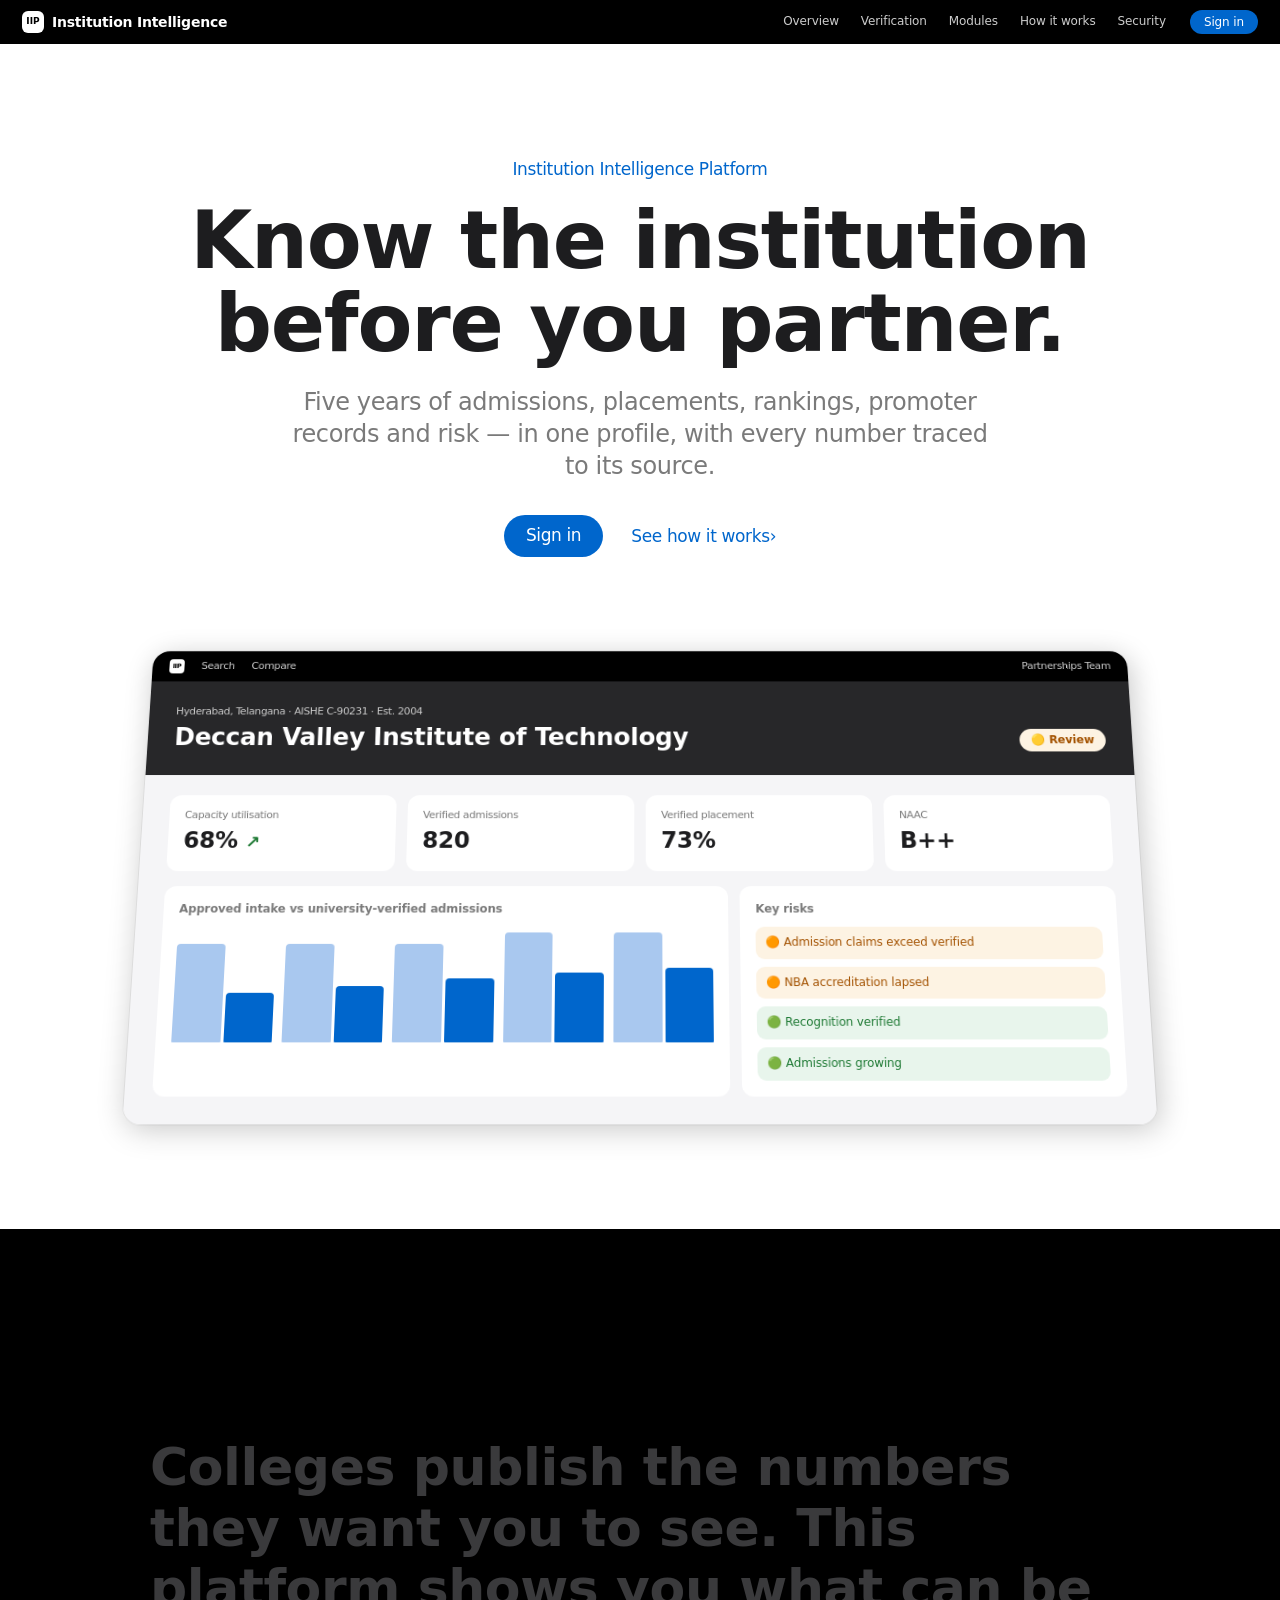
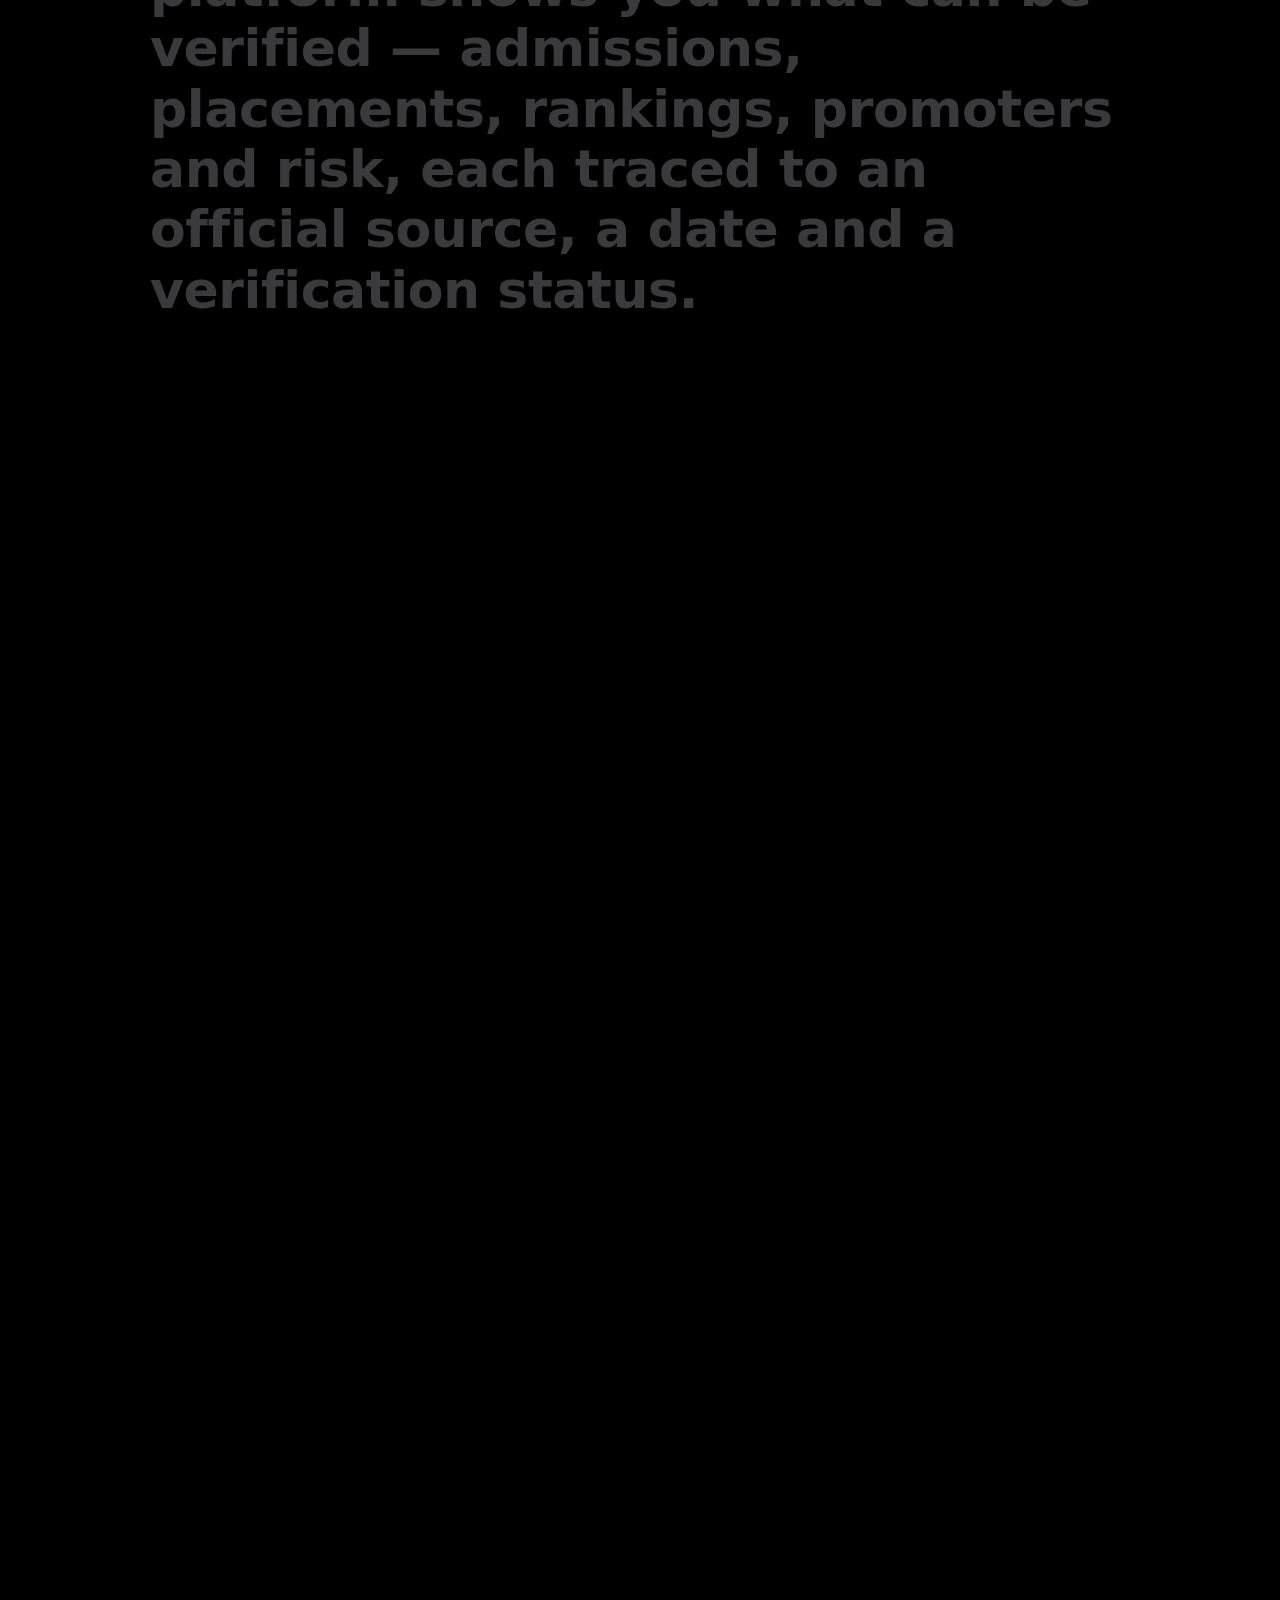
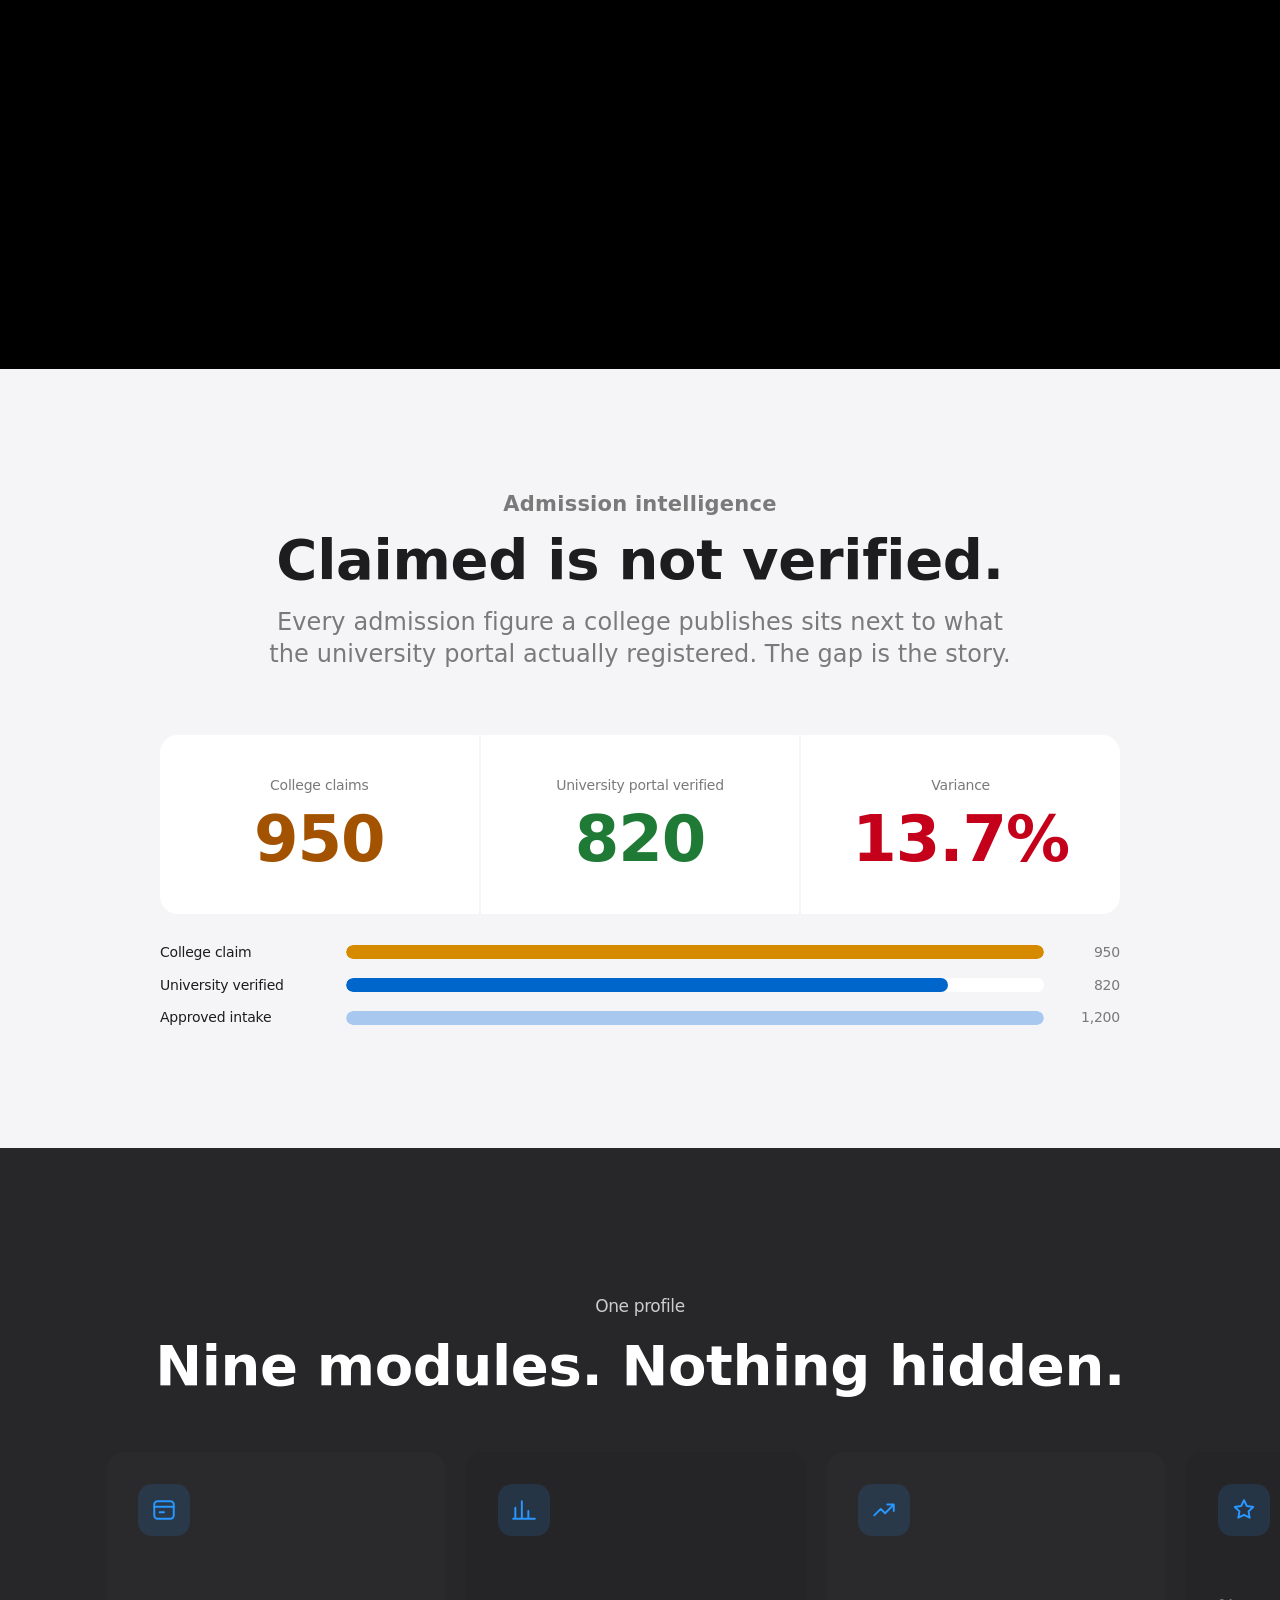
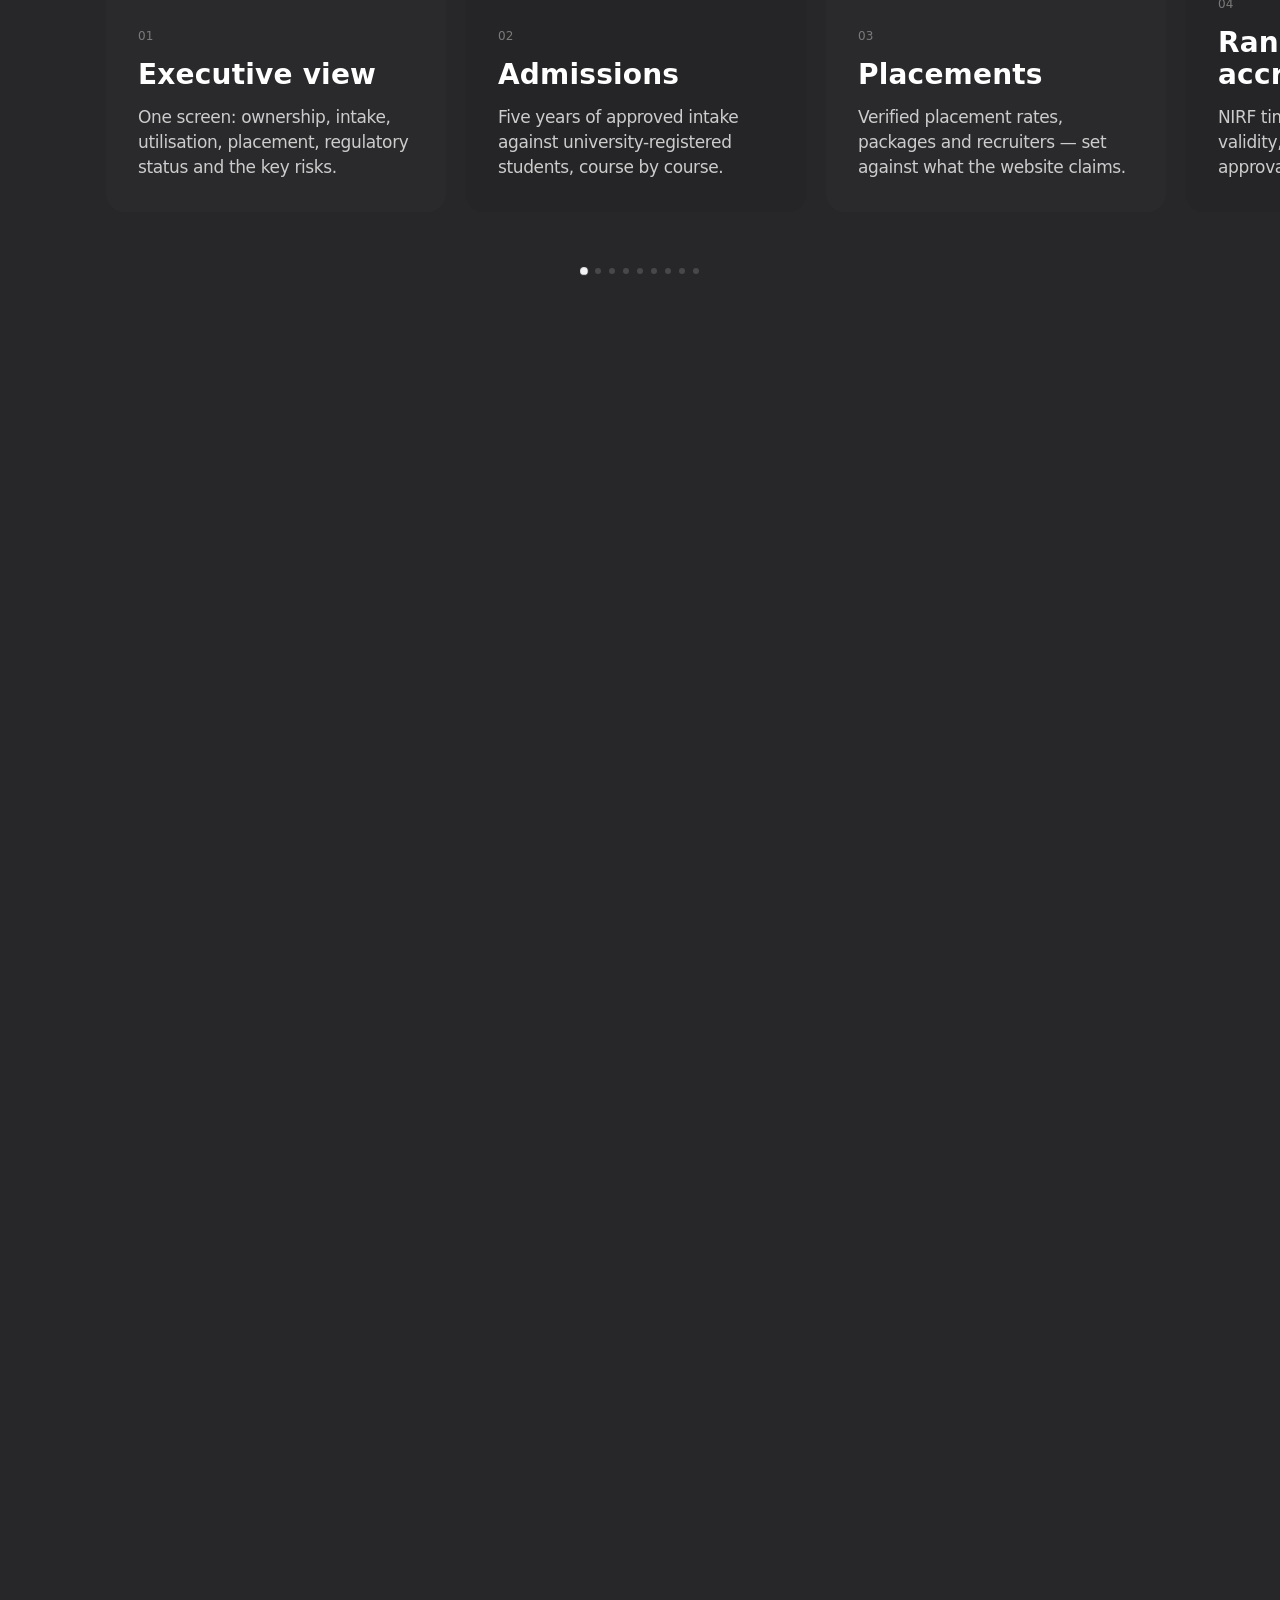
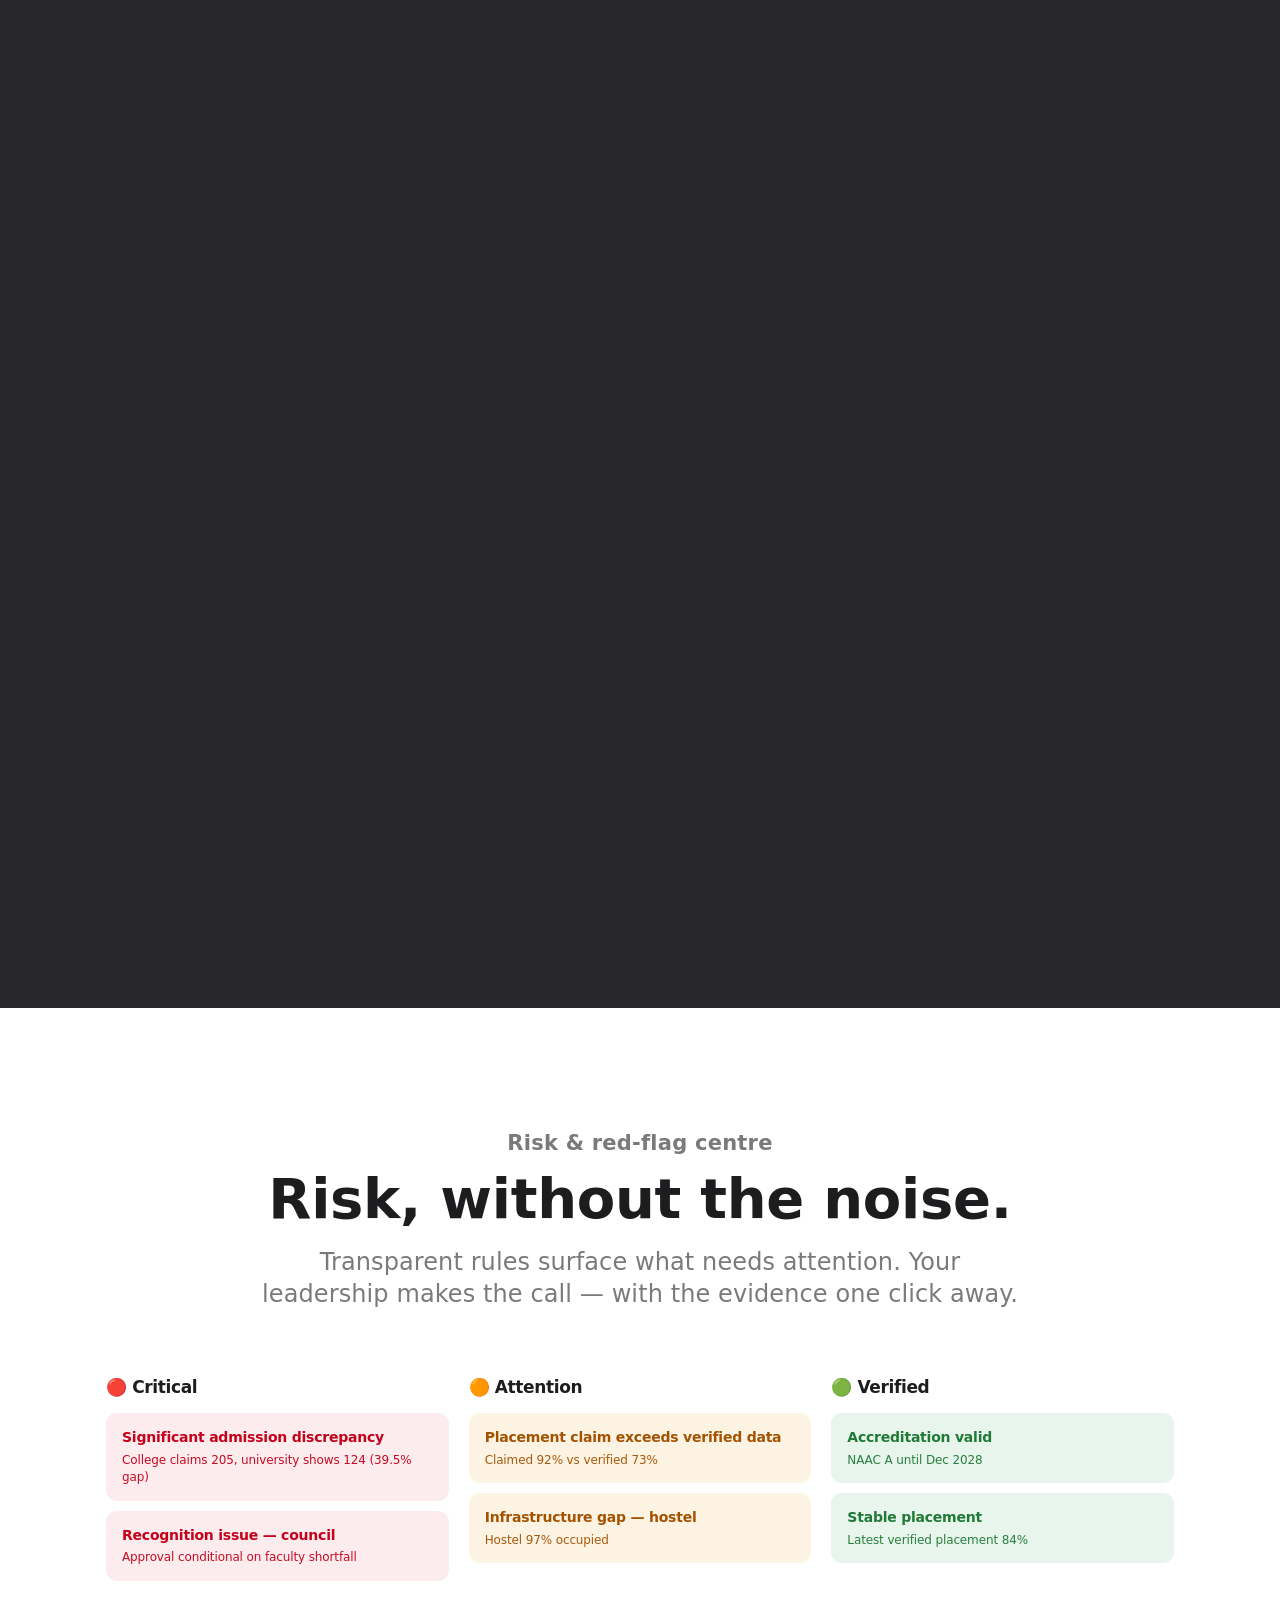
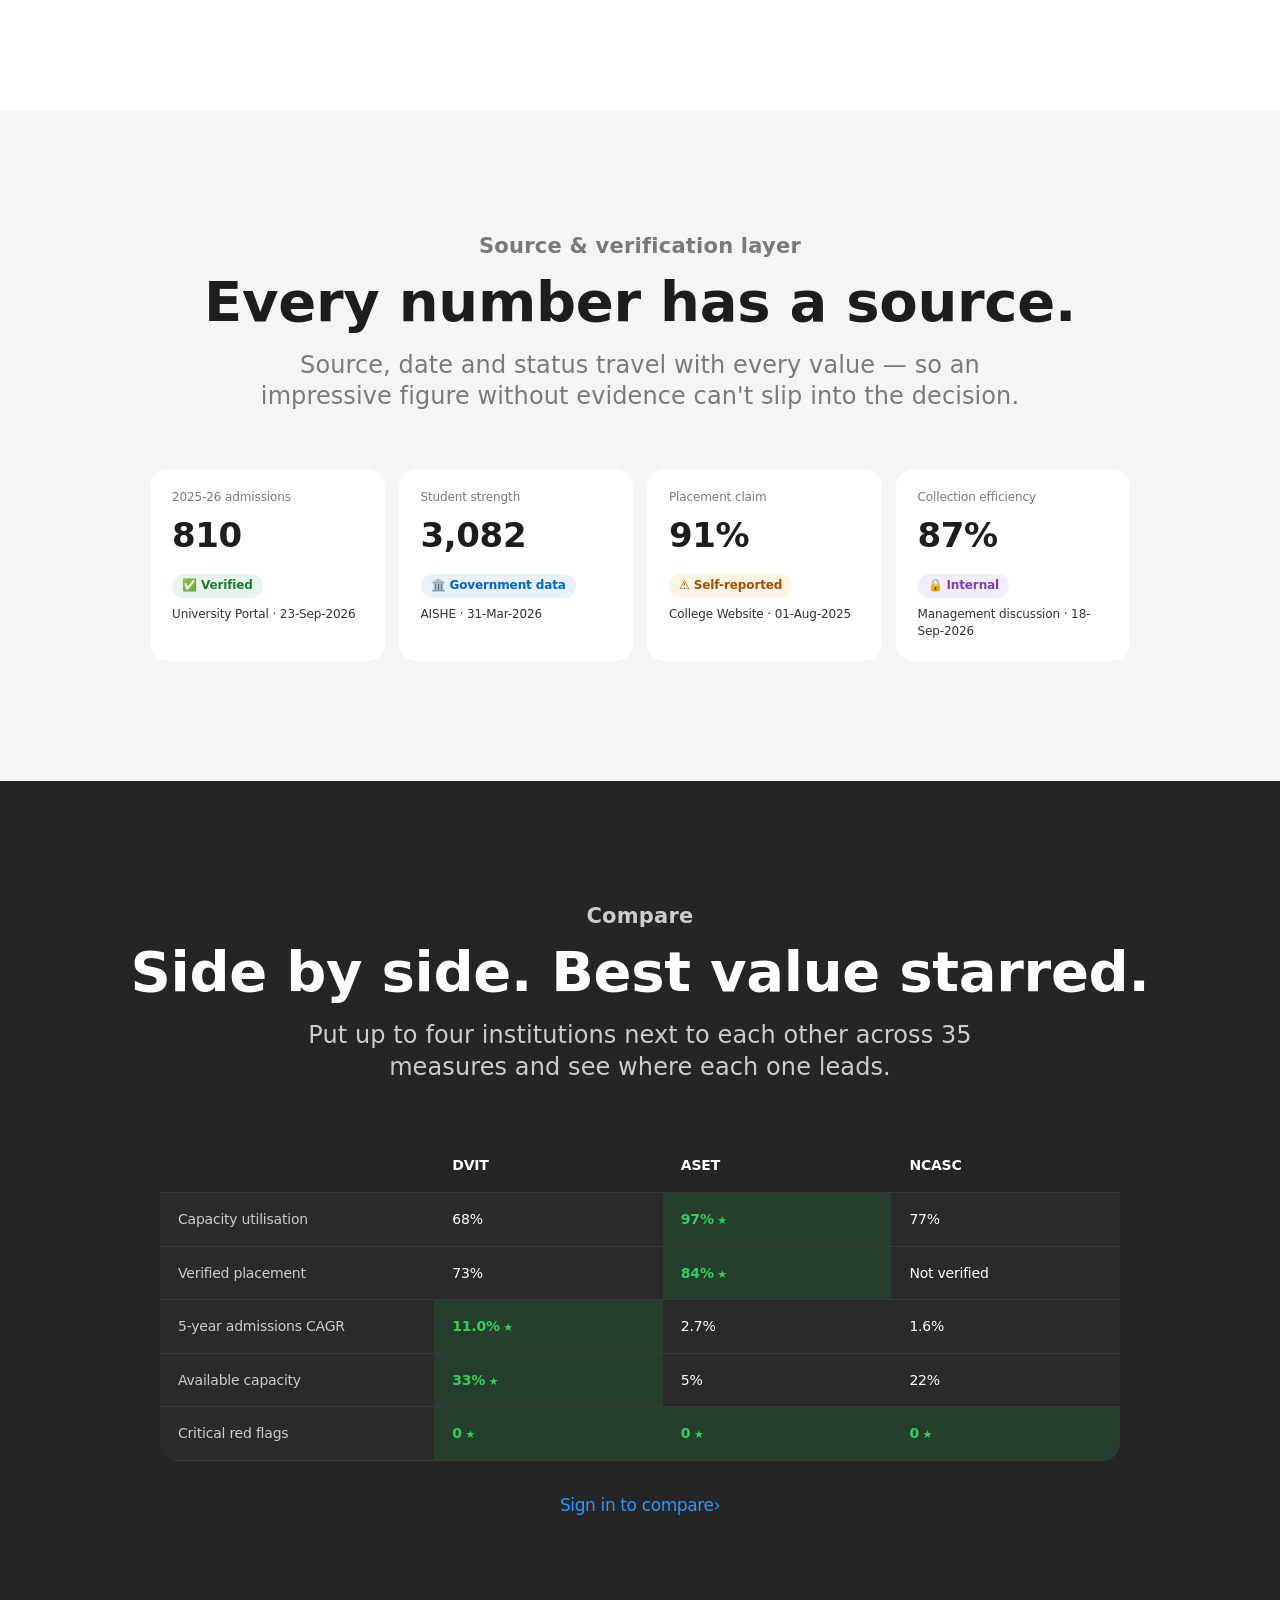
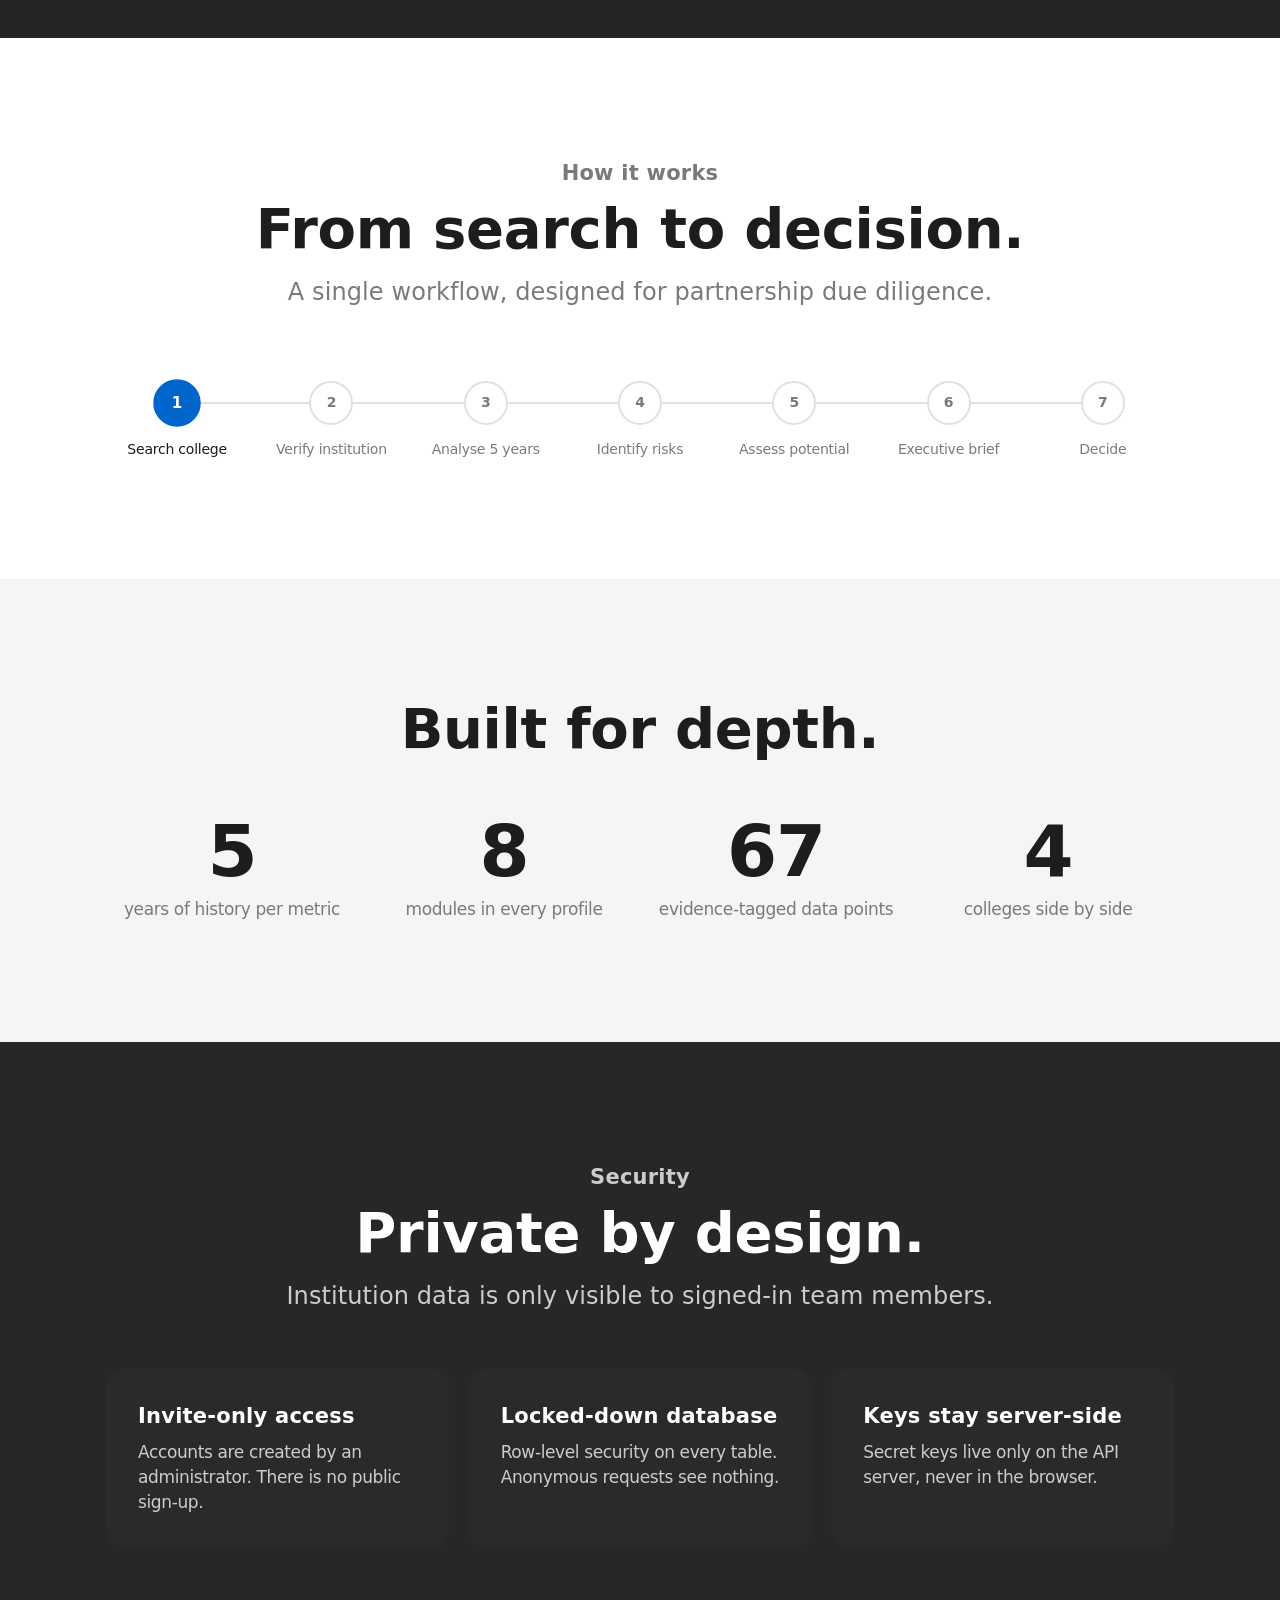
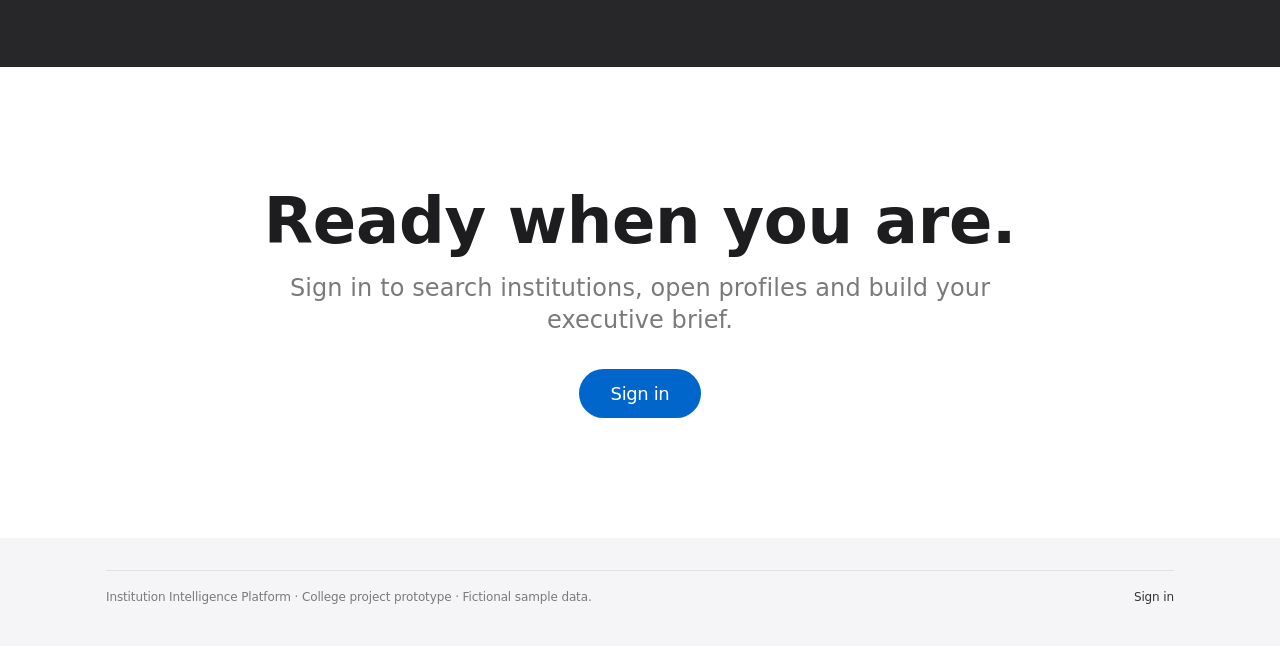
<file: frontend/index.html>
<!DOCTYPE html>
<html lang="en">
<head>
  <meta charset="UTF-8">
  <meta name="viewport" content="width=device-width, initial-scale=1.0">
  <title>Institution Intelligence — Know the institution before you partner</title>
  <meta name="description" content="Due-diligence platform for institution partnerships: five years of admissions, placements, rankings, promoter records and risk — every number traced to its source.">
  <link rel="preconnect" href="https://fonts.googleapis.com">
  <link href="https://fonts.googleapis.com/css2?family=Inter:wght@300;400;600;700&display=swap" rel="stylesheet">
  <link rel="stylesheet" href="css/styles.css">
  <link rel="stylesheet" href="css/motion.css">
  <link rel="stylesheet" href="css/landing.css">
</head>
<body class="landing">
  <header class="topbar" id="nav">
    <a class="logo" href="index.html">
      <span class="logo-mark">IIP</span>
      <span>Institution Intelligence</span>
    </a>
    <nav class="topnav" aria-label="Sections">
      <a href="#what">Overview</a>
      <a href="#verify">Verification</a>
      <a href="#modules">Modules</a>
      <a href="#how">How it works</a>
      <a href="#trust">Security</a>
    </nav>
    <div class="nav-cta">
      <a class="btn btn-sm" id="navCta" href="login.html">Sign in</a>
    </div>
  </header>
  <div class="scroll-progress" aria-hidden="true"><i id="progressBar"></i></div>

  <main>
    <!-- 1 · Hero -->
    <section class="l-hero">
      <p class="eyebrow hero-fade" style="--fd:.05s">Institution Intelligence Platform</p>
      <h1 class="hero-title" data-split>Know the institution before you partner.</h1>
      <p class="l-section lead hero-fade" style="--fd:.8s;padding:0;margin:22px auto 0;max-width:720px;font-family:var(--font-display);font-size:24px;line-height:1.33;color:var(--ink-48)">
        Five years of admissions, placements, rankings, promoter records and risk — in one profile, with every number traced to its source.
      </p>
      <div class="cta-row hero-fade" style="--fd:1s">
        <a class="btn" href="login.html" data-cta>Sign in</a>
        <a class="text-cta" href="#what">See how it works</a>
      </div>

      <div class="device-stage" aria-hidden="true">
        <div class="device" id="device">
          <div class="dv-bar"><span class="dv-logo">IIP</span><span>Search</span><span>Compare</span><span class="dv-user">Partnerships Team</span></div>
          <div class="dv-hero">
            <div><small>Hyderabad, Telangana · AISHE C-90231 · Est. 2004</small><b>Deccan Valley Institute of Technology</b></div>
            <span class="pill amber">🟡 Review</span>
          </div>
          <div class="dv-body">
            <div class="dv-kpis">
              <div class="dv-kpi"><span>Capacity utilisation</span><b>68% <span class="trend up" style="display:inline;font-size:18px">↗</span></b></div>
              <div class="dv-kpi"><span>Verified admissions</span><b>820</b></div>
              <div class="dv-kpi"><span>Verified placement</span><b>73%</b></div>
              <div class="dv-kpi"><span>NAAC</span><b>B++</b></div>
            </div>
            <div class="dv-grid">
              <div class="dv-card">
                <h5>Approved intake vs university-verified admissions</h5>
                <div class="dv-bars">
                  <div class="col" style="--ci:0"><i style="--h:90%"></i><i style="--h:45%"></i></div>
                  <div class="col" style="--ci:1"><i style="--h:90%"></i><i style="--h:51%"></i></div>
                  <div class="col" style="--ci:2"><i style="--h:90%"></i><i style="--h:58%"></i></div>
                  <div class="col" style="--ci:3"><i style="--h:100%"></i><i style="--h:63%"></i></div>
                  <div class="col" style="--ci:4"><i style="--h:100%"></i><i style="--h:68%"></i></div>
                </div>
              </div>
              <div class="dv-card">
                <h5>Key risks</h5>
                <div class="dv-flags">
                  <span class="flag attention" style="--fi:0;margin:0">🟠 Admission claims exceed verified</span>
                  <span class="flag attention" style="--fi:1;margin:0">🟠 NBA accreditation lapsed</span>
                  <span class="flag ok" style="--fi:2;margin:0">🟢 Recognition verified</span>
                  <span class="flag ok" style="--fi:3;margin:0">🟢 Admissions growing</span>
                </div>
              </div>
            </div>
          </div>
        </div>
      </div>
    </section>

    <!-- 2 · Statement -->
    <section class="l-statement tile-dark" id="what">
      <div class="sticky">
        <p class="highlight-text" id="statement">Colleges publish the numbers they want you to see. <span class="accent">This platform shows you what can be verified</span> — admissions, placements, rankings, promoters and risk, each traced to an official source, a date and a verification status.</p>
      </div>
    </section>

    <!-- 3 · Claimed vs verified -->
    <section class="l-section tile-parchment" id="verify">
      <p class="eyebrow" data-reveal>Admission intelligence</p>
      <h2 data-reveal>Claimed is not verified.</h2>
      <p class="lead" data-reveal>Every admission figure a college publishes sits next to what the university portal actually registered. The gap is the story.</p>

      <div class="versus" data-reveal="scale">
        <div class="claim"><small>College claims</small><b data-count="950">0</b></div>
        <div class="verified"><small>University portal verified</small><b data-count="820">0</b></div>
        <div class="gap"><small>Variance</small><b data-count="13.7" data-decimals="1" data-suffix="%">0</b></div>
      </div>
      <div class="compare-bars" data-reveal>
        <div class="row"><span>College claim</span><span class="track"><span class="fill" style="--w:100%;background:var(--c4)"></span></span><span>950</span></div>
        <div class="row"><span>University verified</span><span class="track"><span class="fill" style="--w:86.3%;background:var(--c1);--d:.45s"></span></span><span>820</span></div>
        <div class="row"><span>Approved intake</span><span class="track"><span class="fill" style="--w:100%;background:var(--c2);--d:.7s"></span></span><span>1,200</span></div>
      </div>
    </section>

    <!-- 4 · Modules gallery -->
    <section class="l-gallery tile-dark" id="modules">
      <div class="sticky">
        <div class="gallery-head">
          <p class="eyebrow">One profile</p>
          <h2 style="font-size:56px;line-height:1.07">Nine modules. Nothing hidden.</h2>
        </div>
        <div class="gallery-track" id="galleryTrack">
          <article class="module-card"><div class="glyph"><svg viewBox="0 0 24 24"><rect x="3" y="4" width="18" height="16" rx="3"/><path d="M3 9h18M8 14h4"/></svg></div><span class="num">01</span><h3>Executive view</h3><p>One screen: ownership, intake, utilisation, placement, regulatory status and the key risks.</p></article>
          <article class="module-card"><div class="glyph"><svg viewBox="0 0 24 24"><path d="M4 20V10M10 20V4M16 20v-7M22 20H2"/></svg></div><span class="num">02</span><h3>Admissions</h3><p>Five years of approved intake against university-registered students, course by course.</p></article>
          <article class="module-card"><div class="glyph"><svg viewBox="0 0 24 24"><path d="M3 17l6-6 4 4 8-8M15 7h6v6"/></svg></div><span class="num">03</span><h3>Placements</h3><p>Verified placement rates, packages and recruiters — set against what the website claims.</p></article>
          <article class="module-card"><div class="glyph"><svg viewBox="0 0 24 24"><path d="M12 3l2.6 5.3 5.9.9-4.3 4.1 1 5.8L12 16.4 6.8 19.1l1-5.8L3.5 9.2l5.9-.9z"/></svg></div><span class="num">04</span><h3>Rankings &amp; accreditation</h3><p>NIRF timelines, NAAC and NBA validity, UGC and council approvals, affiliation.</p></article>
          <article class="module-card"><div class="glyph"><svg viewBox="0 0 24 24"><circle cx="12" cy="8" r="4"/><path d="M4 21c1.5-4 4.5-6 8-6s6.5 2 8 6"/></svg></div><span class="num">05</span><h3>Promoter profile</h3><p>Trusts, board, related entities and legal records — each labelled by its exact legal stage.</p></article>
          <article class="module-card"><div class="glyph"><svg viewBox="0 0 24 24"><path d="M3 21h18M5 21V8l7-5 7 5v13M9 21v-6h6v6"/></svg></div><span class="num">06</span><h3>Campus health</h3><p>Faculty ratio, pass rates, dropouts, labs, library and hostel occupancy.</p></article>
          <article class="module-card"><div class="glyph"><svg viewBox="0 0 24 24"><path d="M12 2v20M17 6.5C17 4.6 14.8 3 12 3S7 4.6 7 6.5 9.2 10 12 10s5 1.6 5 3.5S14.8 17 12 17s-5-1.6-5-3.5"/></svg></div><span class="num">07</span><h3>Commercial</h3><p>Fees, collection efficiency, available capacity and the revenue headroom a partnership could unlock.</p></article>
          <article class="module-card"><div class="glyph"><svg viewBox="0 0 24 24"><path d="M12 3l10 18H2L12 3zM12 10v5M12 18h.01"/></svg></div><span class="num">08</span><h3>Risk centre</h3><p>Rule-based red flags with the evidence behind each one. No black-box score.</p></article>
          <article class="module-card"><div class="glyph"><svg viewBox="0 0 24 24"><circle cx="11" cy="11" r="7"/><path d="M20 20l-4-4M8 11l2 2 4-4"/></svg></div><span class="num">09</span><h3>Sources</h3><p>Every value with its source, capture date and verification status — filterable and auditable.</p></article>
        </div>
        <div class="gallery-dots" id="galleryDots"></div>
      </div>
    </section>

    <!-- 5 · Risk -->
    <section class="l-section tile-light">
      <p class="eyebrow" data-reveal>Risk &amp; red-flag centre</p>
      <h2 data-reveal>Risk, without the noise.</h2>
      <p class="lead" data-reveal>Transparent rules surface what needs attention. Your leadership makes the call — with the evidence one click away.</p>
      <div class="risk-demo">
        <div><h4 data-reveal>🔴 Critical</h4>
          <div class="flag critical" data-reveal><b>Significant admission discrepancy</b><p>College claims 205, university shows 124 (39.5% gap)</p></div>
          <div class="flag critical" data-reveal><b>Recognition issue — council</b><p>Approval conditional on faculty shortfall</p></div></div>
        <div><h4 data-reveal>🟠 Attention</h4>
          <div class="flag attention" data-reveal><b>Placement claim exceeds verified data</b><p>Claimed 92% vs verified 73%</p></div>
          <div class="flag attention" data-reveal><b>Infrastructure gap — hostel</b><p>Hostel 97% occupied</p></div></div>
        <div><h4 data-reveal>🟢 Verified</h4>
          <div class="flag ok" data-reveal><b>Accreditation valid</b><p>NAAC A until Dec 2028</p></div>
          <div class="flag ok" data-reveal><b>Stable placement</b><p>Latest verified placement 84%</p></div></div>
      </div>
    </section>

    <!-- 6 · Sources -->
    <section class="l-section tile-parchment">
      <p class="eyebrow" data-reveal>Source &amp; verification layer</p>
      <h2 data-reveal>Every number has a source.</h2>
      <p class="lead" data-reveal>Source, date and status travel with every value — so an impressive figure without evidence can't slip into the decision.</p>
      <div class="evidence-wall">
        <div class="evidence-chip" data-reveal><small>2025-26 admissions</small><b data-count="820">0</b><span class="badge st-verified">✅ Verified</span><div class="src">University Portal · 23-Sep-2026</div></div>
        <div class="evidence-chip" data-reveal><small>Student strength</small><b data-count="3120">0</b><span class="badge st-govt">🏛️ Government data</span><div class="src">AISHE · 31-Mar-2026</div></div>
        <div class="evidence-chip" data-reveal><small>Placement claim</small><b data-count="92" data-suffix="%">0</b><span class="badge st-self">⚠️ Self-reported</span><div class="src">College Website · 01-Aug-2025</div></div>
        <div class="evidence-chip" data-reveal><small>Collection efficiency</small><b data-count="88" data-suffix="%">0</b><span class="badge st-internal">🔒 Internal</span><div class="src">Management discussion · 18-Sep-2026</div></div>
      </div>
    </section>

    <!-- 7 · Compare -->
    <section class="l-section tile-dark" style="background:var(--tile-3)">
      <p class="eyebrow" data-reveal>Compare</p>
      <h2 data-reveal>Side by side. Best value starred.</h2>
      <p class="lead" data-reveal>Put up to four institutions next to each other across 35 measures and see where each one leads.</p>
      <div class="cmp-demo" id="cmpDemo">
        <div class="h">&nbsp;</div><div class="h">DVIT</div><div class="h">ASET</div><div class="h">NCASC</div>
        <div class="lbl">Capacity utilisation</div><div>68%</div><div class="best">97%</div><div>77%</div>
        <div class="lbl">Verified placement</div><div>73%</div><div class="best">84%</div><div>Not verified</div>
        <div class="lbl">5-year admissions CAGR</div><div class="best">11.0%</div><div>2.7%</div><div>1.6%</div>
        <div class="lbl">Available capacity</div><div class="best">33%</div><div>5%</div><div>22%</div>
        <div class="lbl">Critical red flags</div><div class="best">0</div><div class="best">0</div><div class="best">0</div>
      </div>
      <div class="cta-row"><a class="text-cta" href="login.html">Sign in to compare</a></div>
    </section>

    <!-- 8 · How it works -->
    <section class="l-section tile-light" id="how">
      <p class="eyebrow" data-reveal>How it works</p>
      <h2 data-reveal>From search to decision.</h2>
      <p class="lead" data-reveal>A single workflow, designed for partnership due diligence.</p>
      <div class="steps" id="steps">
        <span class="progress"></span>
        <div class="step"><i>1</i>Search college</div>
        <div class="step"><i>2</i>Verify institution</div>
        <div class="step"><i>3</i>Analyse 5 years</div>
        <div class="step"><i>4</i>Identify risks</div>
        <div class="step"><i>5</i>Assess potential</div>
        <div class="step"><i>6</i>Executive brief</div>
        <div class="step"><i>7</i>Decide</div>
      </div>
    </section>

    <!-- 9 · Stats -->
    <section class="l-section tile-parchment">
      <h2 data-reveal>Built for depth.</h2>
      <div class="stats-row">
        <div class="stat" data-reveal><b data-count="5">0</b><span>years of history per metric</span></div>
        <div class="stat" data-reveal><b data-count="9">0</b><span>modules in every profile</span></div>
        <div class="stat" data-reveal><b data-count="74">0</b><span>evidence-tagged data points</span></div>
        <div class="stat" data-reveal><b data-count="4">0</b><span>colleges side by side</span></div>
      </div>
    </section>

    <!-- 10 · Trust -->
    <section class="l-section tile-dark" id="trust">
      <p class="eyebrow" data-reveal>Security</p>
      <h2 data-reveal>Private by design.</h2>
      <p class="lead" data-reveal>Institution data is only visible to signed-in team members.</p>
      <div class="trust-grid">
        <div data-reveal><h4>Invite-only access</h4><p>Accounts are created by an administrator. There is no public sign-up.</p></div>
        <div data-reveal><h4>Locked-down database</h4><p>Row-level security on every table. Anonymous requests see nothing.</p></div>
        <div data-reveal><h4>Keys stay server-side</h4><p>Secret keys live only on the API server, never in the browser.</p></div>
      </div>
    </section>

    <!-- 11 · Final CTA -->
    <section class="l-section tile-light l-final">
      <h2 data-reveal>Ready when you are.</h2>
      <p class="lead" data-reveal>Sign in to search institutions, open profiles and build your executive brief.</p>
      <div class="cta-row" data-reveal><a class="btn" href="login.html" data-cta>Sign in</a></div>
    </section>
  </main>

  <footer class="landing-footer">
    <div class="l-inner">
      <span>Institution Intelligence Platform · College project prototype · Fictional sample data.</span>
      <span><a href="login.html">Sign in</a></span>
    </div>
  </footer>

  <script src="js/config.js"></script>
  <script src="js/utils.js"></script>
  <script src="js/auth.js"></script>
  <script src="js/motion.js"></script>
  <script src="js/landing.js"></script>
</body>
</html>
</file>
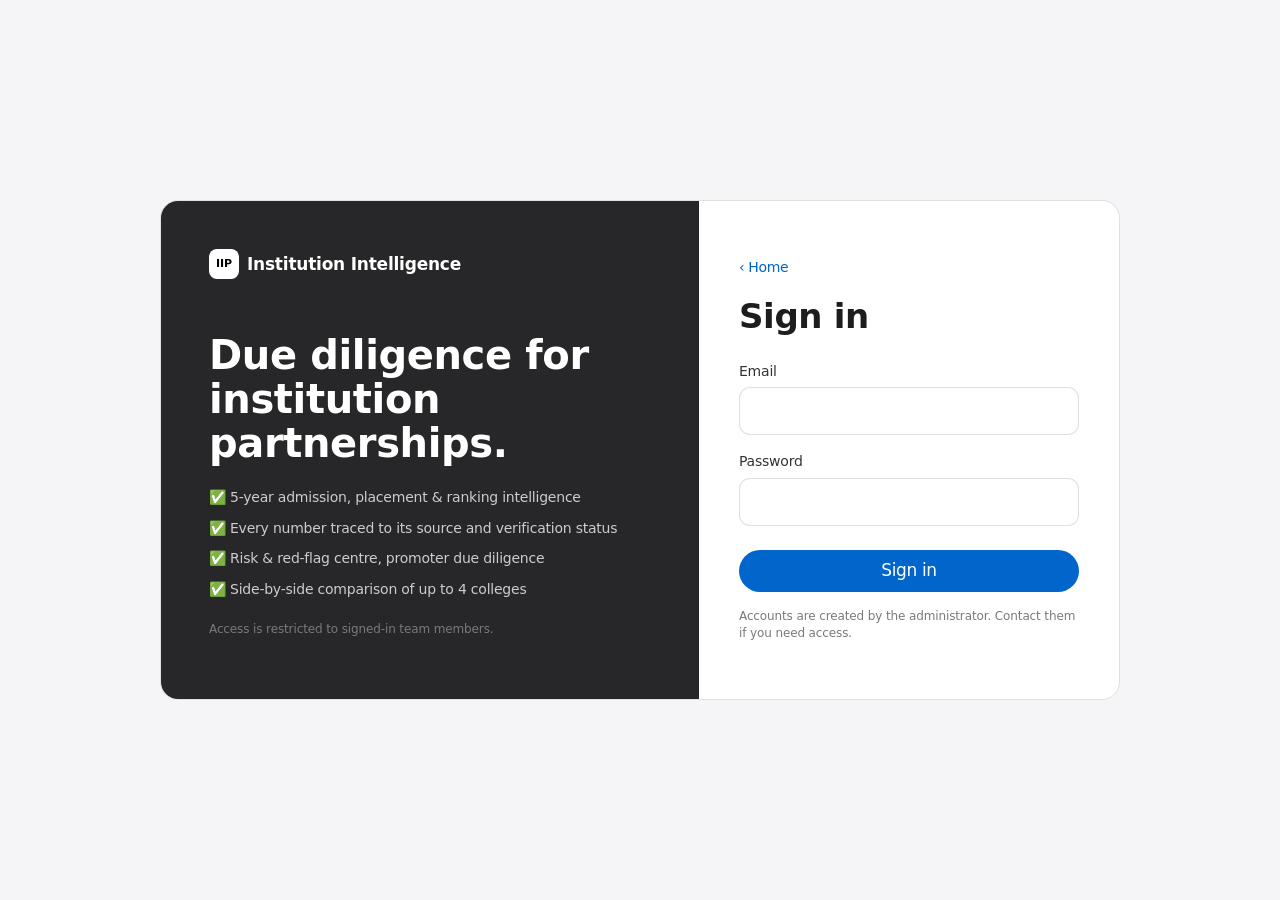
<file: frontend/compare.html>
<!DOCTYPE html>
<html lang="en">
<head>
  <meta charset="UTF-8">
  <meta name="viewport" content="width=device-width, initial-scale=1.0">
  <title>Compare Institutions · IIP</title>
  <link rel="preconnect" href="https://fonts.googleapis.com">
  <link href="https://fonts.googleapis.com/css2?family=Inter:wght@300;400;600;700&display=swap" rel="stylesheet">
  <link rel="stylesheet" href="css/styles.css">
  <link rel="stylesheet" href="css/motion.css">
</head>
<body>
  <header class="topbar">
    <a class="logo" href="search.html">
      <span class="logo-mark">IIP</span>
      <span>Institution Intelligence<small>One Search. One Profile. One Executive View.</small></span>
    </a>
    <nav class="topnav">
      <a href="search.html">Search</a>
      <a href="compare.html" class="active">Compare</a>
    </nav>
    <div class="user-menu" id="userMenu"></div>
  </header>

  <div class="subnav">
    <span class="subnav-title">Compare</span>
    <div class="subnav-actions">
      <a href="search.html">Find institutions</a>
      <button type="button" class="btn" onclick="window.print()">Print comparison</button>
    </div>
  </div>

  <section class="tile tile-parchment" style="padding-bottom:40px">
    <h1>Side by side.</h1>
    <p class="lead">Choose two to four institutions. The strongest value in every row is highlighted.</p>
  </section>

  <main class="container wide" style="padding-top:0">
    <div class="card picker no-print">
      <div class="picker-row" id="picked"></div>
      <select id="addSelect" aria-label="Add institution to compare"></select>
      <p class="small muted" style="margin:4px 0 0">Hover or tap any value with a coloured dot to see its source and verification status.</p>
    </div>
    <div id="compare"></div>
  </main>

  <footer class="footer">Institution Intelligence Platform · Fictional sample data — no real institutions, people or organisations are represented.</footer>

  <script src="js/config.js"></script>
  <script src="js/utils.js"></script>
  <script src="js/auth.js"></script>
  <script src="js/motion.js"></script>
  <script src="js/api.js"></script>
  <script src="js/risk.js"></script>
  <script src="js/charts.js"></script>
  <script src="js/compare.js"></script>
</body>
</html>
</file>
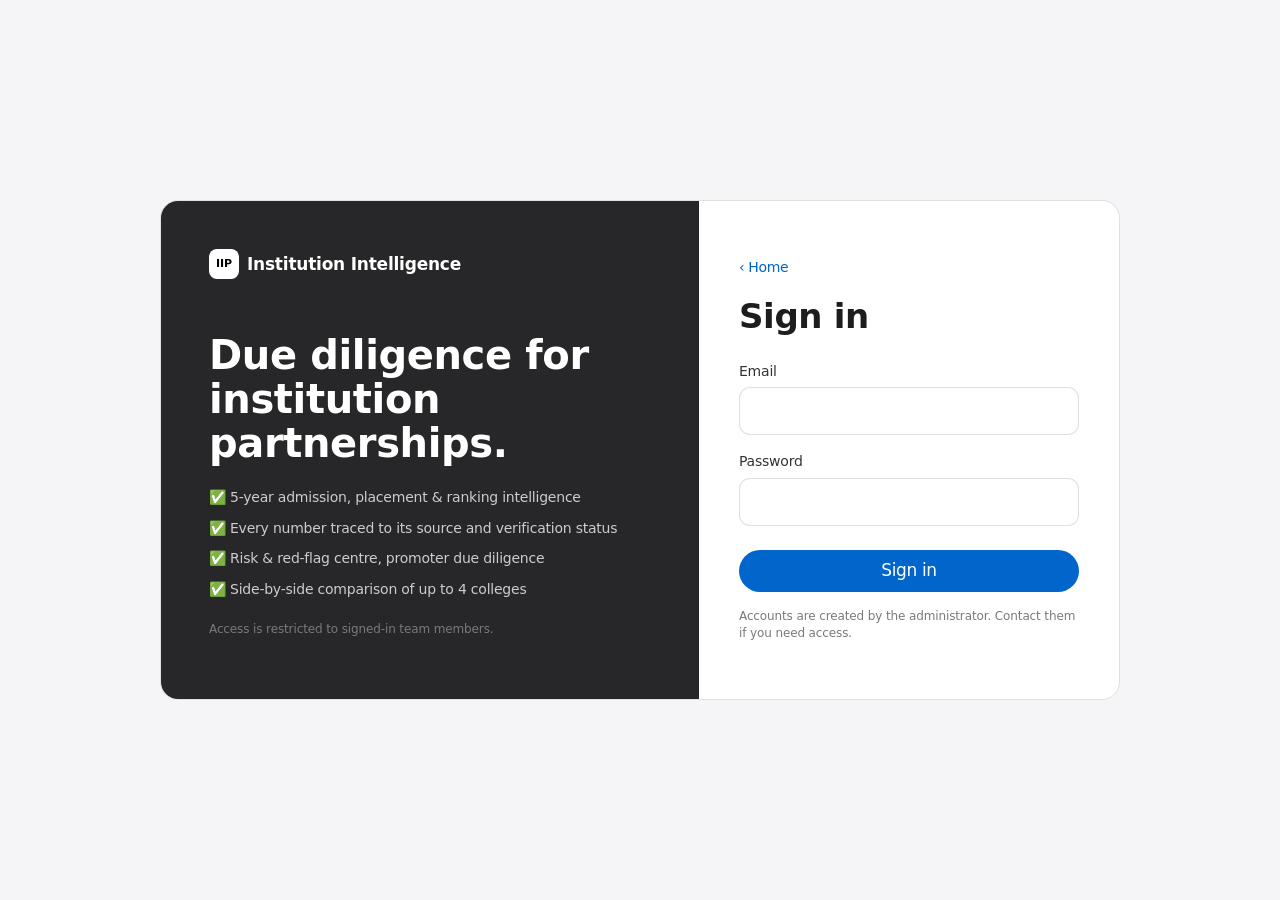
<file: frontend/institution.html>
<!DOCTYPE html>
<html lang="en">
<head>
  <meta charset="UTF-8">
  <meta name="viewport" content="width=device-width, initial-scale=1.0">
  <title>Institution Profile · IIP</title>
  <link rel="preconnect" href="https://fonts.googleapis.com">
  <link href="https://fonts.googleapis.com/css2?family=Inter:wght@300;400;600;700&display=swap" rel="stylesheet">
  <link rel="stylesheet" href="css/styles.css">
  <link rel="stylesheet" href="css/motion.css">
</head>
<body>
  <header class="topbar">
    <a class="logo" href="search.html">
      <span class="logo-mark">IIP</span>
      <span>Institution Intelligence<small>One Search. One Profile. One Executive View.</small></span>
    </a>
    <nav class="topnav">
      <a href="search.html">Search</a>
      <a href="compare.html">Compare</a>
    </nav>
    <form class="topbar-search" action="search.html">
      <input name="q" type="search" placeholder="Search institutions" aria-label="Search">
    </form>
    <div class="user-menu" id="userMenu"></div>
  </header>

  <div class="subnav">
    <span class="subnav-title" id="subnavTitle">Institution</span>
    <div class="subnav-actions">
      <a href="#executive">Overview</a>
      <a href="#admissions">Admissions</a>
      <a href="#placements">Placements</a>
      <a href="#risk">Risk</a>
      <button type="button" class="btn" onclick="window.print()">Executive brief</button>
    </div>
  </div>

  <section class="tile tile-dark profile-hero" id="profileHero" hidden></section>

  <div class="layout">
    <nav class="sidenav" id="sidenav">
      <a href="#executive">Executive view</a>
      <a href="#admissions">Admissions</a>
      <a href="#placements">Placements</a>
      <a href="#rankings">Rankings &amp; accreditation</a>
      <a href="#promoter">Promoter profile</a>
      <a href="#campus">Campus health</a>
      <a href="#commercial">Commercial</a>
      <a href="#risk">Risk centre <span class="count" id="critCount" hidden></span></a>
      <a href="#sources">Sources</a>
      <div class="sidenav-actions">
        <a class="btn-ghost" href="search.html">Back to search</a>
      </div>
    </nav>
    <main id="profile"><div class="loading">Loading institution…</div></main>
  </div>

  <footer class="footer">Institution Intelligence Platform · Fictional sample data — no real institutions, people or organisations are represented.</footer>

  <script src="js/config.js"></script>
  <script src="js/utils.js"></script>
  <script src="js/auth.js"></script>
  <script src="js/motion.js"></script>
  <script src="js/api.js"></script>
  <script src="js/risk.js"></script>
  <script src="js/charts.js"></script>
  <script src="js/institution.js"></script>
</body>
</html>
</file>
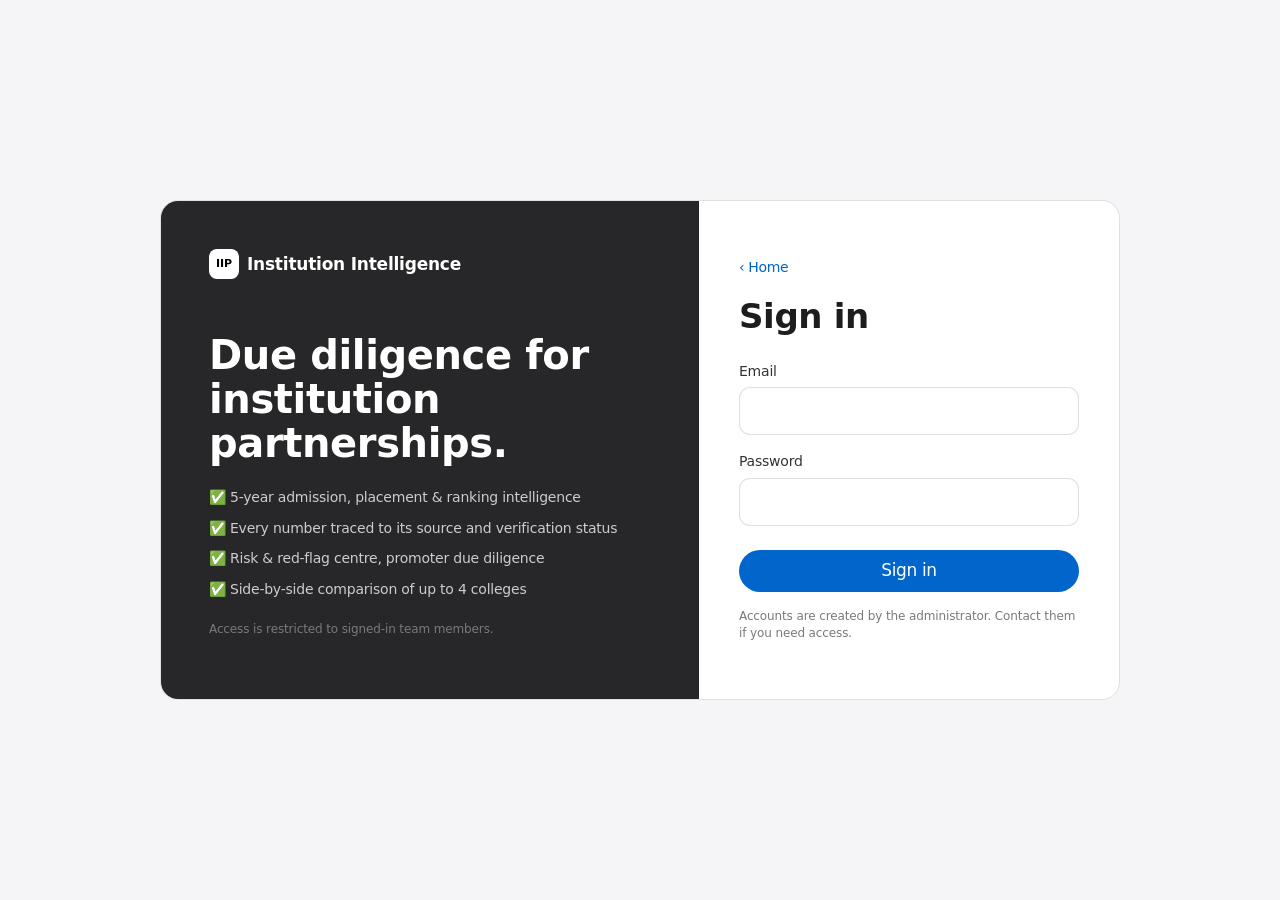
<file: frontend/login.html>
<!DOCTYPE html>
<html lang="en">
<head>
  <meta charset="UTF-8">
  <meta name="viewport" content="width=device-width, initial-scale=1.0">
  <title>Sign in · Institution Intelligence</title>
  <link rel="preconnect" href="https://fonts.googleapis.com">
  <link href="https://fonts.googleapis.com/css2?family=Inter:wght@300;400;600;700&display=swap" rel="stylesheet">
  <link rel="stylesheet" href="css/styles.css">
  <link rel="stylesheet" href="css/motion.css">
</head>
<body class="auth-page">
  <div class="auth-shell">
    <aside class="auth-brand">
      <a class="logo" href="index.html">
        <span class="logo-mark">IIP</span>
        <span>Institution Intelligence<small>One Search. One Profile. One Executive View.</small></span>
      </a>
      <h1>Due diligence for institution partnerships.</h1>
      <ul>
        <li>✅ 5-year admission, placement &amp; ranking intelligence</li>
        <li>✅ Every number traced to its source and verification status</li>
        <li>✅ Risk &amp; red-flag centre, promoter due diligence</li>
        <li>✅ Side-by-side comparison of up to 4 colleges</li>
      </ul>
      <p class="small">Access is restricted to signed-in team members.</p>
    </aside>

    <main class="auth-card">
      <a class="text-cta back-home" href="index.html">‹ Home</a>
      <h1 class="auth-title" style="margin-top:0">Sign in</h1>

      <div class="alert" id="alert" role="alert" hidden></div>

      <form id="loginForm" class="auth-form" novalidate>
        <label>Email<input type="email" name="email" autocomplete="email" required></label>
        <label>Password<input type="password" name="password" autocomplete="current-password" required></label>
        <button class="btn btn-block" type="submit">Sign in</button>
      </form>
      <p class="small muted" style="margin:16px 0 0">Accounts are created by the administrator. Contact them if you need access.</p>
    </main>
  </div>

  <script src="js/config.js"></script>
  <script src="js/utils.js"></script>
  <script src="js/auth.js"></script>
  <script src="js/motion.js"></script>
  <script>
    (() => {
      const next = Auth.safeNext(new URLSearchParams(location.search).get('next'));
      if (Auth.session()) { location.replace(next); return; }

      const form = document.getElementById('loginForm');
      const alertBox = document.getElementById('alert');
      const showAlert = (msg) => {
        alertBox.textContent = msg;
        alertBox.className = 'alert error';
        alertBox.hidden = !msg;
      };

      form.addEventListener('submit', async (e) => {
        e.preventDefault();
        const f = new FormData(form);
        if (!f.get('email').trim() || !f.get('password')) return showAlert('Enter your email and password.');
        const btn = form.querySelector('button');
        btn.disabled = true;
        btn.textContent = 'Signing in…';
        try {
          await Auth.login(f.get('email').trim(), f.get('password'));
          location.replace(next);
        } catch (err) {
          showAlert(err.message);
          btn.disabled = false;
          btn.textContent = 'Sign in';
        }
      });
    })();
  </script>
</body>
</html>
</file>
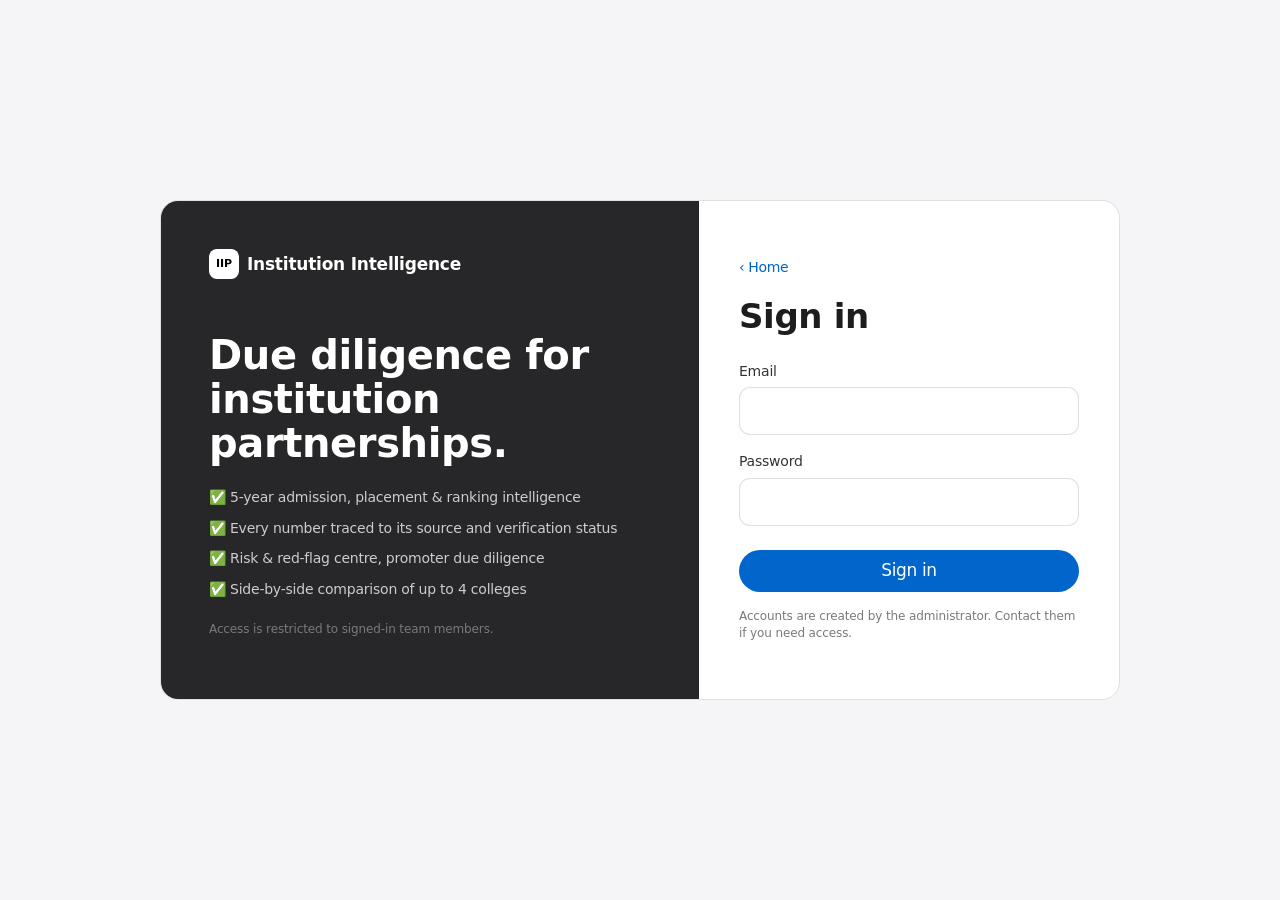
<file: frontend/search.html>
<!DOCTYPE html>
<html lang="en">
<head>
  <meta charset="UTF-8">
  <meta name="viewport" content="width=device-width, initial-scale=1.0">
  <title>Institution Intelligence Platform</title>
  <link rel="preconnect" href="https://fonts.googleapis.com">
  <link href="https://fonts.googleapis.com/css2?family=Inter:wght@300;400;600;700&display=swap" rel="stylesheet">
  <link rel="stylesheet" href="css/styles.css">
  <link rel="stylesheet" href="css/motion.css">
</head>
<body>
  <header class="topbar">
    <a class="logo" href="search.html">
      <span class="logo-mark">IIP</span>
      <span>Institution Intelligence<small>One Search. One Profile. One Executive View.</small></span>
    </a>
    <nav class="topnav">
      <a href="search.html" class="active">Search</a>
      <a href="compare.html">Compare</a>
    </nav>
    <div class="user-menu" id="userMenu"></div>
  </header>

  <section class="tile tile-parchment hero">
    <p class="eyebrow">College Intelligence</p>
    <h1>One search. One profile.</h1>
    <p class="lead">Verify any institution, read five years of performance, and see the risks — before you partner.</p>

    <div class="search-panel">
      <form class="search-row" id="searchForm" autocomplete="off">
        <input id="q" type="search" placeholder="College name, AISHE code, university, city or promoter" aria-label="Search institutions">
        <button class="btn" type="submit">Search</button>
      </form>
      <div class="suggest" id="suggest"></div>
      <div class="chips" id="fieldChips">
        <button type="button" class="chip active" data-field="all">All fields</button>
        <button type="button" class="chip" data-field="name">College name</button>
        <button type="button" class="chip" data-field="university">University</button>
        <button type="button" class="chip" data-field="aishe">AISHE code</button>
        <button type="button" class="chip" data-field="city">City / State</button>
        <button type="button" class="chip" data-field="promoter">Promoter / Trust</button>
      </div>
    </div>

    <div class="workflow">
      <span>Search</span><b>›</b><span>Verify</span><b>›</b><span>Analyse 5 years</span><b>›</b>
      <span>Identify risks</span><b>›</b><span>Assess potential</span><b>›</b><span>Executive brief</span><b>›</b><span>Decide</span>
    </div>
  </section>

  <section class="tile-light">
    <main class="container">
      <div class="section-head">
        <h2 id="resultsTitle">All institutions</h2>
        <span class="muted" id="resultsCount"></span>
      </div>
      <div class="results" id="results"><div class="loading">Loading…</div></div>
    </main>
  </section>

  <section class="tile tile-dark sources-tile">
    <h2>Every number has a source.</h2>
    <p class="lead">Five layers of evidence, each value tagged with where it came from and whether it was verified.</p>
    <div class="sources-grid">
      <div class="source-layer"><h4>Government &amp; regulatory</h4><ul><li>UGC, AISHE, AICTE</li><li>NAAC, NIRF, NBA</li><li>Statutory councils</li></ul></div>
      <div class="source-layer"><h4>University</h4><ul><li>Registration portal</li><li>Affiliation &amp; intake</li><li>Results portal</li></ul></div>
      <div class="source-layer"><h4>Institution</h4><ul><li>Website &amp; disclosures</li><li>Placement reports</li><li>Annual reports</li></ul></div>
      <div class="source-layer"><h4>Public records</h4><ul><li>Court records</li><li>Regulatory orders</li><li>Trust filings</li></ul></div>
      <div class="source-layer"><h4>Internal</h4><ul><li>Campus visits</li><li>Management meetings</li><li>Financials</li></ul></div>
    </div>
  </section>

  <div class="compare-tray" id="compareTray" hidden></div>

  <footer class="footer">Institution Intelligence Platform · College project prototype · Fictional sample data — no real institutions, people or organisations are represented.</footer>

  <script src="js/config.js"></script>
  <script src="js/utils.js"></script>
  <script src="js/auth.js"></script>
  <script src="js/motion.js"></script>
  <script src="js/api.js"></script>
  <script src="js/risk.js"></script>
  <script src="js/charts.js"></script>
  <script src="js/search.js"></script>
</body>
</html>
</file>
<file: frontend/css/styles.css>
/*
 * Design language: photography-free "gallery" chassis — near-invisible UI,
 * alternating light / parchment / near-black full-bleed tiles, tight display type,
 * one interactive colour (Action Blue). Status colours are reserved for risk meaning only.
 */
:root {
  /* Interactive — the single accent */
  --primary: #0066cc;
  --primary-focus: #0071e3;
  --primary-on-dark: #2997ff;

  /* Text */
  --ink: #1d1d1f;
  --ink-80: #333333;
  --ink-48: #7a7a7a;
  --body-on-dark: #ffffff;
  --body-muted-dark: #cccccc;

  /* Surfaces */
  --canvas: #ffffff;
  --parchment: #f5f5f7;
  --pearl: #fafafc;
  --tile-1: #272729;
  --tile-2: #2a2a2c;
  --tile-3: #252527;
  --black: #000000;
  --chip: #d2d2d7;

  /* Lines */
  --divider-soft: #f0f0f0;
  --hairline: #e0e0e0;

  /* Status (meaning only — never used for interaction) */
  --green: #1f7a35;  --green-soft: #e8f5ec;
  --amber: #a35200;  --amber-soft: #fdf3e3;
  --red: #c4001a;    --red-soft: #fdecee;
  --govt: #0066cc;   --govt-soft: #e9f1fb;
  --purple: #7b3db5; --purple-soft: #f3ecfa;

  /* Data-viz series */
  --c1: #0066cc; --c2: #a9c8ef; --c3: #1d1d1f; --c4: #d68a00; --c5: #8e8e93; --c6: #c7c7cc;

  /* Shape & type */
  --r-xs: 5px; --r-sm: 8px; --r-md: 11px; --r-lg: 18px; --r-pill: 9999px;
  --font-display: system-ui, -apple-system, BlinkMacSystemFont, 'Inter', 'Segoe UI', Roboto, sans-serif;
  --font-text: system-ui, -apple-system, BlinkMacSystemFont, 'Inter', 'Segoe UI', Roboto, sans-serif;
  --product-shadow: rgba(0, 0, 0, 0.22) 3px 5px 30px 0;
  --page: 1280px;
  --gutter: max(22px, calc((100% - var(--page)) / 2));

  /* Legacy aliases used by inline styles in JS-rendered markup */
  --surface: var(--canvas); --surface-2: var(--pearl); --border: var(--hairline);
  --text: var(--ink); --text-2: var(--ink-80); --muted: var(--ink-48);
  --accent: var(--primary); --accent-soft: #e9f1fb; --brand: var(--tile-1); --brand-2: var(--ink);
}

* { box-sizing: border-box; }
html { scroll-behavior: smooth; -webkit-text-size-adjust: 100%; }
body {
  margin: 0; background: var(--parchment); color: var(--ink);
  font-family: var(--font-text); font-size: 17px; line-height: 1.47; letter-spacing: -0.374px;
  font-feature-settings: "ss03"; -webkit-font-smoothing: antialiased;
}
a { color: var(--primary); text-decoration: none; }
a:hover { text-decoration: underline; }
h1, h2, h3, h4 { margin: 0; font-family: var(--font-display); font-weight: 600; color: inherit; }
.muted { color: var(--ink-48); }
.small { font-size: 12px; letter-spacing: -0.12px; }
.num { font-variant-numeric: tabular-nums; }
button { font-family: inherit; }
:focus-visible { outline: 2px solid var(--primary-focus); outline-offset: 2px; }

/* ============================================================ Global nav */
.topbar {
  background: var(--black); color: var(--body-on-dark); height: 44px; padding: 0 var(--gutter);
  display: flex; align-items: center; gap: 28px; position: sticky; top: 0; z-index: 50;
  font-size: 12px; letter-spacing: -0.12px;
}
.logo { display: flex; align-items: center; gap: 8px; color: var(--body-on-dark); font-size: 14px; font-weight: 600; letter-spacing: -0.224px; }
.logo:hover { text-decoration: none; }
.logo small { display: none; }
.logo-mark {
  width: 22px; height: 22px; border-radius: 6px; background: var(--canvas); color: var(--black);
  display: grid; place-items: center; font-size: 9px; font-weight: 700; letter-spacing: 0;
}
.topnav { display: flex; gap: 22px; }
.topnav a { color: var(--body-muted-dark); font-size: 12px; }
.topnav a:hover { color: var(--body-on-dark); text-decoration: none; }
.topnav a.active { color: var(--body-on-dark); }
.topbar-search { flex: 1; max-width: 260px; margin-left: auto; position: relative; }
.topbar-search input {
  width: 100%; height: 28px; padding: 0 14px 0 30px; border-radius: var(--r-pill); border: 0;
  background: var(--tile-1); color: var(--body-on-dark); font: inherit; font-size: 12px;
}
.topbar-search input::placeholder { color: var(--ink-48); }
.topbar-search::before { content: '⌕'; position: absolute; left: 11px; top: 4px; font-size: 15px; color: var(--ink-48); }
.user-menu { margin-left: auto; display: flex; align-items: center; gap: 10px; color: var(--body-muted-dark); font-size: 12px; white-space: nowrap; }
.topbar-search + .user-menu { margin-left: 0; }
.avatar { width: 22px; height: 22px; border-radius: 50%; background: var(--ink-80); color: var(--body-on-dark); display: grid; place-items: center; font-size: 10px; font-weight: 600; }
.link-btn { background: none; border: 0; color: var(--body-on-dark); font: inherit; cursor: pointer; padding: 0; }
.link-btn:hover { text-decoration: underline; }

/* Frosted sub-nav */
.subnav {
  position: sticky; top: 44px; z-index: 45; height: 52px;
  background: rgba(245, 245, 247, .8); -webkit-backdrop-filter: saturate(180%) blur(20px); backdrop-filter: saturate(180%) blur(20px);
  border-bottom: 1px solid rgba(0, 0, 0, .08);
  display: flex; align-items: center; gap: 24px; padding: 0 var(--gutter);
}
.subnav-title { font-family: var(--font-display); font-size: 21px; font-weight: 600; letter-spacing: 0.231px; white-space: nowrap; overflow: hidden; text-overflow: ellipsis; }
.subnav-actions { margin-left: auto; display: flex; align-items: center; gap: 18px; font-size: 12px; }
.subnav-actions a:not(.btn), .subnav-actions .text-btn { font-size: 12px; color: var(--ink-80); }
.subnav .btn { padding: 4px 12px; font-size: 12px; min-height: 0; }

.sample-banner {
  background: var(--parchment); color: var(--ink-48); text-align: center;
  font-size: 12px; letter-spacing: -0.12px; padding: 10px 16px;
}

/* ============================================================ Buttons */
.btn {
  display: inline-flex; align-items: center; justify-content: center; gap: 6px;
  font: inherit; font-size: 17px; font-weight: 400; letter-spacing: -0.374px; line-height: 1.17;
  border: 0; border-radius: var(--r-pill); padding: 11px 22px; cursor: pointer;
  background: var(--primary); color: #fff; transition: transform .12s ease;
}
.btn:hover { text-decoration: none; }
.btn:active { transform: scale(.95); }
.btn:disabled { opacity: .5; cursor: wait; }
.btn.disabled { opacity: .4; cursor: not-allowed; }
.btn-block { width: 100%; }
.btn-ghost {
  display: inline-flex; align-items: center; justify-content: center; gap: 6px;
  font: inherit; font-size: 14px; letter-spacing: -0.224px; cursor: pointer;
  background: transparent; color: var(--primary); border: 1px solid var(--primary);
  border-radius: var(--r-pill); padding: 7px 16px; transition: transform .12s ease;
}
.btn-ghost:hover { text-decoration: none; }
.btn-ghost:active { transform: scale(.95); }
.btn-ghost:disabled { color: var(--ink-48); border-color: var(--hairline); cursor: not-allowed; }
.text-btn { background: none; border: 0; padding: 0; font: inherit; color: var(--primary); cursor: pointer; }
.text-btn:hover { text-decoration: underline; }

/* Option chips (filters) */
.chips { display: flex; flex-wrap: wrap; justify-content: center; gap: 8px; margin-top: 18px; }
.chip {
  border: 1px solid var(--hairline); background: var(--canvas); border-radius: var(--r-pill);
  padding: 7px 16px; font: inherit; font-size: 14px; letter-spacing: -0.224px; cursor: pointer; color: var(--ink);
  transition: transform .12s ease;
}
.chip:active { transform: scale(.95); }
.chip.active { border: 2px solid var(--primary-focus); padding: 6px 15px; }

/* ============================================================ Tiles */
.tile { padding: 80px 22px; text-align: center; }
.tile-light { background: var(--canvas); }
.tile-parchment { background: var(--parchment); }
.tile-dark { background: var(--tile-1); color: var(--body-on-dark); }
.tile-dark a { color: var(--primary-on-dark); }
.tile .eyebrow { font-family: var(--font-display); font-size: 21px; font-weight: 600; letter-spacing: 0.231px; margin: 0 0 8px; }
.tile h1 { font-size: 56px; line-height: 1.07; letter-spacing: -0.28px; }
.tile h2 { font-size: 40px; line-height: 1.1; }
.tile .lead { font-family: var(--font-display); font-size: 28px; font-weight: 400; line-height: 1.14; letter-spacing: 0.196px; margin: 10px 0 0; color: inherit; max-width: 860px; margin-left: auto; margin-right: auto; }
.tile-dark .lead { color: var(--body-muted-dark); }

/* ============================================================ Home */
.hero { padding-bottom: 64px; }
.search-panel { max-width: 720px; margin: 36px auto 0; position: relative; }
.search-row { display: flex; gap: 10px; }
.search-row input {
  flex: 1; height: 50px; font: inherit; font-size: 17px; padding: 0 22px;
  border: 1px solid rgba(0, 0, 0, .08); border-radius: var(--r-pill); background: var(--canvas); color: var(--ink); outline: none;
}
.search-row input:focus { border-color: var(--primary-focus); box-shadow: 0 0 0 1px var(--primary-focus); }
.suggest {
  position: absolute; left: 0; right: 0; top: 58px; text-align: left; background: var(--canvas);
  border: 1px solid var(--hairline); border-radius: var(--r-lg); overflow: hidden; display: none; z-index: 5;
}
.suggest a { display: flex; justify-content: space-between; gap: 12px; padding: 12px 20px; color: var(--ink); font-size: 14px; letter-spacing: -0.224px; border-bottom: 1px solid var(--divider-soft); }
.suggest a:last-child { border-bottom: 0; }
.suggest a:hover, .suggest a.hl { background: var(--parchment); text-decoration: none; }
.suggest a span { color: var(--ink-48); font-size: 12px; }

.workflow { display: flex; flex-wrap: wrap; gap: 6px 10px; align-items: center; justify-content: center; margin: 28px auto 0; max-width: 900px; color: var(--ink-48); font-size: 12px; letter-spacing: -0.12px; }
.workflow b { color: var(--chip); font-weight: 400; }

.container { max-width: calc(var(--page) + 44px); margin: 0 auto; padding: 64px 22px; }

.section-head { display: flex; align-items: baseline; justify-content: space-between; gap: 16px; margin-bottom: 24px; }
.section-head h2 { font-size: 34px; line-height: 1.2; letter-spacing: -0.374px; }
.section-head .muted { font-size: 14px; }

.results { display: grid; grid-template-columns: repeat(auto-fill, minmax(320px, 1fr)); gap: 20px; }
.inst-card {
  position: relative; display: block; background: var(--canvas); color: var(--ink);
  border: 1px solid var(--hairline); border-radius: var(--r-lg); padding: 24px;
}
.inst-card h3 { font-size: 17px; line-height: 1.24; letter-spacing: -0.374px; }
.inst-card .meta { color: var(--ink-48); font-size: 14px; letter-spacing: -0.224px; line-height: 1.43; margin: 6px 0 18px; }
.inst-card .stats { display: grid; grid-template-columns: repeat(3, 1fr); gap: 10px; border-top: 1px solid var(--divider-soft); padding-top: 16px; }
.inst-card .stats div { font-size: 12px; color: var(--ink-48); letter-spacing: -0.12px; }
.inst-card .stats b { display: block; font-family: var(--font-display); font-size: 24px; font-weight: 600; color: var(--ink); letter-spacing: -0.28px; margin-top: 2px; }
.card-top { display: flex; justify-content: space-between; gap: 12px; align-items: flex-start; }
.card-link { color: var(--ink); }
.card-link::after { content: ''; position: absolute; inset: 0; border-radius: var(--r-lg); }
.card-link:hover { text-decoration: none; color: var(--primary); }
.cmp-toggle {
  position: relative; z-index: 1; display: inline-flex; align-items: center; gap: 8px; margin-top: 18px;
  font-size: 14px; letter-spacing: -0.224px; color: var(--ink); cursor: pointer;
  padding: 6px 14px 6px 10px; border: 1px solid var(--hairline); border-radius: var(--r-pill); background: var(--canvas);
}
.cmp-toggle input { accent-color: var(--primary); margin: 0; }
.cmp-toggle:has(input:checked) { border: 2px solid var(--primary-focus); padding: 5px 13px 5px 9px; }
.empty { text-align: center; padding: 56px 24px; color: var(--ink-48); background: var(--canvas); border-radius: var(--r-lg); border: 1px solid var(--hairline); }

/* Dark "sources" tile */
.sources-tile { padding: 80px 22px; }
.sources-grid { display: grid; grid-template-columns: repeat(auto-fit, minmax(180px, 1fr)); gap: 32px; max-width: var(--page); margin: 48px auto 0; text-align: left; }
.source-layer h4 { font-size: 17px; letter-spacing: -0.374px; margin-bottom: 8px; color: var(--body-on-dark); }
.source-layer ul { list-style: none; margin: 0; padding: 0; color: var(--body-muted-dark); font-size: 14px; letter-spacing: -0.224px; line-height: 1.8; }

/* Floating compare bar */
.compare-tray {
  position: fixed; left: 0; right: 0; bottom: 0; z-index: 60; min-height: 64px;
  background: rgba(245, 245, 247, .8); -webkit-backdrop-filter: saturate(180%) blur(20px); backdrop-filter: saturate(180%) blur(20px);
  border-top: 1px solid rgba(0, 0, 0, .08); color: var(--ink);
  display: flex; align-items: center; gap: 16px; padding: 12px var(--gutter); font-size: 14px;
}
.compare-tray[hidden] { display: none; }
.compare-tray .tray-items { display: flex; gap: 6px; flex-wrap: wrap; flex: 1; }
.compare-tray .link-btn { color: var(--primary); }

/* ============================================================ Status pills & badges */
.pill {
  display: inline-flex; align-items: center; gap: 5px; padding: 4px 12px; border-radius: var(--r-pill);
  font-size: 12px; font-weight: 600; letter-spacing: -0.12px; white-space: nowrap;
}
.pill.red, .flag.critical { background: var(--red-soft); color: var(--red); }
.pill.amber, .flag.attention { background: var(--amber-soft); color: var(--amber); }
.pill.green, .flag.ok { background: var(--green-soft); color: var(--green); }
.pill.blue { background: var(--govt-soft); color: var(--govt); }
.pill.grey { background: var(--parchment); color: var(--ink-80); }

.badge { display: inline-block; font-size: 12px; font-weight: 600; letter-spacing: -0.12px; padding: 3px 10px; border-radius: var(--r-pill); white-space: nowrap; }
.st-verified { background: var(--green-soft); color: var(--green); }
.st-govt { background: var(--govt-soft); color: var(--govt); }
.st-self { background: var(--amber-soft); color: var(--amber); }
.st-unverified { background: var(--red-soft); color: var(--red); }
.st-internal { background: var(--purple-soft); color: var(--purple); }

/* Evidence value with source tooltip */
.ev { position: relative; cursor: help; border-bottom: 1px dotted var(--chip); white-space: nowrap; outline: none; }
.ev-dot { display: inline-block; width: 6px; height: 6px; border-radius: 50%; margin-left: 5px; vertical-align: middle; position: relative; top: -1px; }
.ev-dot.st-verified { background: var(--green); }
.ev-dot.st-govt { background: var(--govt); }
.ev-dot.st-self { background: #e0a100; }
.ev-dot.st-unverified { background: var(--red); }
.ev-dot.st-internal { background: var(--purple); }
.ev-tip {
  display: none; position: absolute; bottom: calc(100% + 10px); left: 50%; transform: translateX(-50%);
  background: var(--tile-1); color: var(--body-muted-dark); font-size: 12px; font-weight: 400; letter-spacing: -0.12px; line-height: 1.5;
  padding: 10px 12px; border-radius: var(--r-md); white-space: nowrap; z-index: 40; text-align: left;
}
.ev-tip b { color: var(--body-on-dark); font-weight: 600; }
.ev:hover .ev-tip, .ev:focus .ev-tip { display: block; }

/* ============================================================ Profile */
.profile-hero { padding: 64px 22px 56px; text-align: left; }
.profile-head { max-width: var(--page); margin: 0 auto; display: flex; gap: 32px; justify-content: space-between; align-items: flex-end; }
.profile-head h1 { font-size: 48px; line-height: 1.08; letter-spacing: -0.28px; margin-top: 6px; }
.profile-head .meta { color: var(--body-muted-dark); margin-top: 14px; display: flex; flex-wrap: wrap; gap: 6px 20px; font-size: 14px; letter-spacing: -0.224px; }
.profile-head .muted { color: var(--body-muted-dark); }
.profile-head .btn-ghost { color: var(--primary-on-dark); border-color: var(--primary-on-dark); }
.profile-head .btn-ghost:disabled { color: var(--ink-48); border-color: var(--ink-80); }
.breadcrumb { font-size: 12px; color: var(--body-muted-dark); letter-spacing: -0.12px; }
.breadcrumb a { color: var(--primary-on-dark); }

.layout { display: grid; grid-template-columns: 210px 1fr; gap: 40px; max-width: calc(var(--page) + 44px); margin: 0 auto; padding: 48px 22px 80px; }
.layout > main, .layout > .sidenav { min-width: 0; }
.sidenav { position: sticky; top: 120px; align-self: start; display: grid; gap: 2px; }
.sidenav a { display: flex; gap: 10px; align-items: center; padding: 7px 12px; border-radius: var(--r-sm); color: var(--ink-80); font-size: 14px; letter-spacing: -0.224px; }
.sidenav a:hover { text-decoration: none; color: var(--ink); }
.sidenav a.active { color: var(--primary); font-weight: 600; background: var(--canvas); }
.sidenav .count { margin-left: auto; font-size: 11px; font-weight: 600; padding: 0 7px; border-radius: var(--r-pill); background: var(--red-soft); color: var(--red); }
.sidenav-actions { margin-top: 20px; padding-top: 20px; border-top: 1px solid var(--hairline); display: grid; gap: 10px; }

.card {
  background: var(--canvas); border: 1px solid var(--hairline); border-radius: var(--r-lg);
  padding: 40px; margin-bottom: 24px; scroll-margin-top: 120px;
}
.card > h2 { font-size: 34px; line-height: 1.2; letter-spacing: -0.374px; display: flex; align-items: center; gap: 12px; margin-bottom: 6px; }
.card > .sub { color: var(--ink-48); font-size: 17px; margin: 0 0 28px; max-width: 760px; }
.card h3 { font-size: 21px; font-weight: 600; letter-spacing: 0.231px; color: var(--ink); margin: 40px 0 16px; display: flex; align-items: center; gap: 10px; }

.grid-2 { display: grid; grid-template-columns: 1fr 1fr; gap: 24px; }
.grid-3 { display: grid; grid-template-columns: repeat(3, 1fr); gap: 20px; }
.grid-4 { display: grid; grid-template-columns: repeat(4, 1fr); gap: 16px; }
.grid-4.grid-5 { grid-template-columns: repeat(5, 1fr); }
.grid-2 > *, .grid-3 > *, .grid-4 > *, .exec-grid > *, .risk-cols > *, .cmp-flags > * { min-width: 0; }
.kv td:last-child { overflow-wrap: anywhere; }
.kv .ev { white-space: normal; }

.kpi { background: var(--parchment); border-radius: var(--r-lg); padding: 20px; }
.kpi .k-label { font-size: 14px; color: var(--ink-48); letter-spacing: -0.224px; }
.kpi .k-value { font-family: var(--font-display); font-size: 28px; font-weight: 600; letter-spacing: -0.28px; line-height: 1.15; margin-top: 6px; display: flex; align-items: center; gap: 8px; flex-wrap: wrap; }
.kpi .k-sub { font-size: 12px; color: var(--ink-48); margin-top: 6px; letter-spacing: -0.12px; }

.panel { background: var(--canvas); border: 1px solid var(--hairline); border-radius: var(--r-lg); padding: 24px; }
.panel h4 { font-size: 14px; font-weight: 600; letter-spacing: -0.224px; color: var(--ink-48); margin-bottom: 14px; }

/* Executive view */
.exec-grid { display: grid; grid-template-columns: 1.1fr 1fr 1fr; gap: 20px; }
.kv { width: 100%; border-collapse: collapse; font-size: 14px; letter-spacing: -0.224px; }
.kv td { padding: 9px 0; border-bottom: 1px solid var(--divider-soft); vertical-align: top; }
.kv tr:last-child td { border-bottom: 0; }
.kv td:first-child { color: var(--ink-48); width: 50%; padding-right: 12px; }
.kv td:last-child { font-weight: 600; text-align: right; }
.reg-strip { display: flex; flex-wrap: wrap; gap: 8px; }
.ceo { display: grid; grid-template-columns: repeat(5, 1fr); gap: 2px; margin-top: 24px; border-radius: var(--r-lg); overflow: hidden; }
.ceo div { background: var(--tile-1); color: var(--body-on-dark); padding: 22px 12px; text-align: center; }
.ceo div:nth-child(even) { background: var(--tile-2); }
.ceo span { display: block; font-size: 12px; color: var(--body-muted-dark); letter-spacing: -0.12px; }
.ceo b { display: block; font-family: var(--font-display); font-size: 21px; font-weight: 600; letter-spacing: 0.231px; margin-top: 6px; }
.ceo .trend.up { color: #30d158; } .ceo .trend.down { color: #ff453a; } .ceo .trend.flat { color: #ffd60a; }
.risk-list { list-style: none; margin: 0; padding: 0; display: grid; gap: 6px; }
.risk-list li { font-size: 14px; letter-spacing: -0.224px; padding: 9px 14px; border-radius: var(--r-md); margin: 0; }

.trend { font-weight: 600; }
.trend.up { color: var(--green); }
.trend.down { color: var(--red); }
.trend.flat { color: var(--amber); }

/* Tables */
.table-wrap { overflow-x: auto; }
table.data { width: 100%; border-collapse: collapse; font-size: 14px; letter-spacing: -0.224px; }
table.data th {
  text-align: left; font-size: 12px; font-weight: 600; letter-spacing: -0.12px; color: var(--ink-48);
  padding: 10px 12px; border-bottom: 1px solid var(--hairline); white-space: nowrap; background: transparent;
}
table.data td { padding: 12px; border-bottom: 1px solid var(--divider-soft); }
table.data td:first-child { white-space: nowrap; }
table.data td.r, table.data th.r { text-align: right; }
table.data tr:last-child td { border-bottom: 0; }
table.data tr.dim td { color: var(--ink-48); }

/* Claim-vs-verified callout */
.variance { display: grid; grid-template-columns: repeat(3, 1fr) 1.4fr; background: var(--parchment); border-radius: var(--r-lg); overflow: hidden; }
.variance > div { padding: 22px 24px; border-right: 1px solid var(--hairline); }
.variance > div:last-child { border-right: 0; }
.variance .k-label { font-size: 14px; color: var(--ink-48); letter-spacing: -0.224px; }
.variance .k-value { font-family: var(--font-display); font-size: 28px; font-weight: 600; letter-spacing: -0.28px; margin-top: 6px; }
.variance .verdict { display: flex; align-items: center; }

/* Charts */
.chart { width: 100%; height: auto; display: block; }
.chart .grid { stroke: var(--divider-soft); }
.chart .axis { fill: var(--ink-48); font-size: 14px; font-family: var(--font-text); }
.chart .pt-label { fill: var(--ink-80); font-size: 13px; font-weight: 600; font-family: var(--font-text); }
.chart .line { fill: none; stroke-width: 2.5; stroke-linecap: round; stroke-linejoin: round; }
.chart .line.dashed { stroke-dasharray: 6 6; }
.legend { display: flex; flex-wrap: wrap; gap: 18px; font-size: 12px; color: var(--ink-80); margin-top: 10px; letter-spacing: -0.12px; }
.legend i { display: inline-block; width: 10px; height: 10px; border-radius: 50%; margin-right: 6px; vertical-align: middle; }
.donut-wrap { display: flex; align-items: center; gap: 24px; }
.donut { width: 140px; flex-shrink: 0; }
.donut-legend { list-style: none; padding: 0; margin: 0; display: grid; gap: 8px; flex: 1; font-size: 14px; letter-spacing: -0.224px; }
.donut-legend li { display: flex; align-items: center; gap: 8px; }
.donut-legend i { width: 10px; height: 10px; border-radius: 50%; }
.donut-legend b { margin-left: auto; font-weight: 600; }
.hbars { display: grid; gap: 10px; }
.hbar { display: grid; grid-template-columns: minmax(90px, 32%) 1fr 72px; gap: 14px; align-items: center; font-size: 14px; letter-spacing: -0.224px; }
.hbar-label { line-height: 1.5; }
.hbar-track { height: 8px; background: var(--parchment); border-radius: var(--r-pill); overflow: hidden; }
.hbar-fill { display: block; height: 100%; background: var(--c1); border-radius: var(--r-pill); }
.hbar-fill.warn { background: var(--c4); }
.hbar-fill.bad { background: var(--red); }
.hbar-val { text-align: right; font-variant-numeric: tabular-nums; color: var(--ink-48); }
.spark { width: 90px; height: 26px; }
.spark polyline { fill: none; stroke-width: 2; }

.tag { font-size: 10px; font-weight: 600; padding: 2px 7px; border-radius: var(--r-pill); margin-left: 6px; letter-spacing: 0; }
.tag.new { background: var(--green-soft); color: var(--green); }
.tag.disc { background: var(--red-soft); color: var(--red); }

/* NIRF timeline */
.timeline { display: grid; grid-template-columns: 150px repeat(5, 1fr); align-items: stretch; background: var(--parchment); border-radius: var(--r-lg); overflow: hidden; }
.timeline > div { padding: 14px 12px; border-bottom: 1px solid var(--hairline); font-size: 14px; letter-spacing: -0.224px; text-align: center; }
.timeline > div.tl-cat { text-align: left; font-weight: 600; padding-left: 20px; }
.timeline > div.tl-head { font-size: 12px; color: var(--ink-48); font-weight: 600; }
.timeline .nr { color: var(--ink-48); }
.timeline .rk { font-weight: 600; color: var(--ink); }

/* Recruiter chips */
.tags { display: flex; flex-wrap: wrap; gap: 6px; }
.tags span { background: var(--parchment); padding: 5px 12px; border-radius: var(--r-pill); font-size: 12px; letter-spacing: -0.12px; }

/* Legal */
.legal-legend { display: grid; grid-template-columns: repeat(4, 1fr); gap: 10px; margin-bottom: 18px; }
.legal-legend div { font-size: 12px; color: var(--ink-48); padding: 12px 14px; background: var(--parchment); border-radius: var(--r-md); letter-spacing: -0.12px; line-height: 1.45; }
.legal-legend b { display: block; color: var(--ink); font-size: 14px; letter-spacing: -0.224px; margin-bottom: 2px; }
.ltype { font-size: 12px; font-weight: 600; padding: 3px 10px; border-radius: var(--r-pill); white-space: nowrap; }
.ltype.sev0 { background: var(--green-soft); color: var(--green); }
.ltype.sev1 { background: var(--parchment); color: var(--ink-80); }
.ltype.sev2 { background: var(--amber-soft); color: var(--amber); }
.ltype.sev3, .ltype.sev4 { background: var(--red-soft); color: var(--red); }
.people { display: grid; gap: 8px; }
.people div { display: flex; justify-content: space-between; gap: 12px; font-size: 14px; letter-spacing: -0.224px; border-bottom: 1px solid var(--divider-soft); padding-bottom: 8px; }
.people span { color: var(--ink-48); text-align: right; }
.panel ul { font-size: 14px; letter-spacing: -0.224px; }
.callout { background: var(--parchment); padding: 18px 22px; border-radius: var(--r-lg); font-size: 14px; letter-spacing: -0.224px; color: var(--ink-80); }

/* Risk centre */
.risk-cols { display: grid; grid-template-columns: repeat(3, 1fr); gap: 20px; }
.risk-col h4 { font-size: 17px; margin-bottom: 14px; display: flex; align-items: center; gap: 8px; }
.flag { border-radius: var(--r-md); padding: 14px 16px; margin-bottom: 10px; }
.flag b { display: block; font-size: 14px; font-weight: 600; letter-spacing: -0.224px; }
.flag p { margin: 4px 0 0; font-size: 12px; letter-spacing: -0.12px; line-height: 1.45; opacity: .95; }
.flag a { display: inline-block; margin-top: 6px; font-size: 12px; color: var(--primary); }
.criteria { list-style: none; padding: 0; margin: 0; display: grid; gap: 6px; font-size: 14px; letter-spacing: -0.224px; }

.filter-row { display: flex; gap: 8px; flex-wrap: wrap; margin-bottom: 16px; }
.filter-row .chip { padding: 5px 14px; font-size: 12px; }
.filter-row .chip.active { padding: 4px 13px; }

.loading { padding: 96px 24px; text-align: center; color: var(--ink-48); }

/* Footer */
.footer {
  background: var(--parchment); color: var(--ink-48); font-size: 12px; letter-spacing: -0.12px;
  padding: 24px 22px 40px; text-align: center; border-top: 1px solid var(--hairline);
}

/* ============================================================ Compare */
.picker { display: flex; flex-wrap: wrap; align-items: center; gap: 14px; padding: 28px 32px; }
.picker > p { flex-basis: 100%; }
.picker-row { display: flex; flex-wrap: wrap; gap: 8px; flex: 1; }
.picker select {
  font: inherit; font-size: 14px; height: 40px; padding: 0 18px; border: 1px solid rgba(0, 0, 0, .08);
  border-radius: var(--r-pill); background: var(--canvas); color: var(--primary); min-width: 260px; cursor: pointer;
}
.pick-chip {
  display: inline-flex; align-items: center; gap: 8px; padding: 6px 6px 6px 14px; font-size: 14px; letter-spacing: -0.224px;
  border: 1px solid var(--hairline); border-radius: var(--r-pill); background: var(--canvas);
}
.pick-chip button {
  border: 0; background: rgba(210, 210, 215, .64); color: var(--ink); width: 24px; height: 24px; border-radius: 50%;
  cursor: pointer; font-size: 14px; line-height: 1; transition: transform .12s ease;
}
.pick-chip button:active { transform: scale(.9); }
.dot { display: inline-block; width: 10px; height: 10px; border-radius: 50%; flex-shrink: 0; }
table.cmp-table th { vertical-align: top; font-size: 14px; letter-spacing: -0.224px; color: var(--ink); min-width: 200px; white-space: normal; padding: 14px 12px; }
.cmp-table th.row-label, .cmp-table td.row-label { min-width: 200px; color: var(--ink-48); font-weight: 400; }
.cmp-head { display: flex; align-items: center; gap: 8px; font-weight: 600; font-size: 17px; letter-spacing: -0.374px; }
.cmp-head a { color: var(--ink); }
.cmp-table tr.group td { background: var(--parchment); font-size: 14px; font-weight: 600; letter-spacing: -0.224px; color: var(--ink); padding: 12px; }
.cmp-table td.best { background: var(--green-soft); font-weight: 600; }
.cmp-table td.best::after { content: ' ★'; color: var(--green); font-size: 11px; }
.cmp-flags { display: grid; gap: 20px; }
.cmp-flags h4 { display: flex; align-items: center; gap: 8px; margin-bottom: 12px; font-size: 17px; }

/* ============================================================ Sign-in */
.auth-page { background: var(--parchment); min-height: 100vh; display: grid; place-items: center; padding: 24px 16px; }
.auth-shell {
  display: grid; grid-template-columns: 1fr 420px; max-width: 960px; width: 100%;
  background: var(--canvas); border: 1px solid var(--hairline); border-radius: var(--r-lg); overflow: hidden;
}
.auth-brand { background: var(--tile-1); color: var(--body-on-dark); padding: 48px; display: flex; flex-direction: column; gap: 22px; }
.auth-brand .logo-mark { width: 30px; height: 30px; font-size: 11px; border-radius: 8px; }
.auth-brand .logo { font-size: 17px; }
.auth-brand h1 { font-size: 40px; line-height: 1.1; margin-top: 32px; }
.auth-brand ul { list-style: none; padding: 0; margin: 0; display: grid; gap: 10px; color: var(--body-muted-dark); font-size: 14px; letter-spacing: -0.224px; }
.auth-brand .small { color: var(--ink-48); margin-top: auto; }
.auth-card { padding: 48px 40px; display: flex; flex-direction: column; justify-content: center; }
.back-home { font-size: 14px; color: var(--primary); margin-bottom: 18px; align-self: flex-start; }
.auth-title { font-size: 34px; line-height: 1.2; letter-spacing: -0.374px; margin: 0 0 24px; }
.auth-form { display: grid; gap: 16px; }
.auth-form[hidden] { display: none; }
.auth-form label { display: grid; gap: 6px; font-size: 14px; color: var(--ink-80); letter-spacing: -0.224px; }
.auth-form input {
  font: inherit; font-size: 17px; height: 48px; padding: 0 18px; color: var(--ink);
  border: 1px solid rgba(0, 0, 0, .12); border-radius: var(--r-md); background: var(--canvas);
}
.auth-form input:focus { outline: none; border-color: var(--primary-focus); box-shadow: 0 0 0 1px var(--primary-focus); }
.auth-form .btn { margin-top: 8px; }
.alert { padding: 12px 16px; border-radius: var(--r-md); font-size: 14px; letter-spacing: -0.224px; margin-bottom: 16px; }
.alert.error { background: var(--red-soft); color: var(--red); }

/* ============================================================ Responsive */
@media (max-width: 1068px) {
  .tile h1 { font-size: 40px; line-height: 1.1; }
  .tile .lead { font-size: 24px; }
  .exec-grid { grid-template-columns: 1fr 1fr; }
  .exec-grid > :first-child { grid-column: 1 / -1; }
  .grid-4, .grid-4.grid-5 { grid-template-columns: repeat(2, 1fr); }
  .profile-head h1 { font-size: 40px; }
}
@media (max-width: 833px) {
  .layout { grid-template-columns: 1fr; padding: 24px 16px 64px; gap: 16px; }
  .sidenav { position: sticky; top: 96px; z-index: 40; display: flex; overflow-x: auto; gap: 4px; background: var(--parchment); padding: 8px 0; }
  .sidenav a { white-space: nowrap; }
  .sidenav-actions { display: none; }
  .grid-2, .grid-3, .exec-grid, .risk-cols { grid-template-columns: 1fr; }
  .ceo { grid-template-columns: repeat(2, 1fr); }
  .variance { grid-template-columns: 1fr 1fr; }
  .variance > div { border-bottom: 1px solid var(--hairline); }
  .legal-legend { grid-template-columns: 1fr 1fr; }
  .profile-head { flex-direction: column; align-items: flex-start; }
  .profile-head > div:last-child { text-align: left !important; }
  .topbar { gap: 18px; }
  .topbar-search { display: none; }
  .user-name { display: none; }
  .card { padding: 28px 22px; }
  .card > h2, .section-head h2 { font-size: 28px; }
  .auth-shell { grid-template-columns: 1fr; }
  .auth-brand { display: none; }
}
@media (max-width: 640px) {
  .tile { padding: 56px 16px; }
  .tile h1 { font-size: 34px; }
  .tile .lead { font-size: 21px; }
  .container { padding: 40px 16px; }
  .search-row { flex-direction: column; }
  .search-row input { flex: none; }
  .logo > span:last-child { display: none; }
  .compare-tray .tray-items { display: none; }
  .compare-tray > span:first-child { flex: 1; }
  .results { grid-template-columns: 1fr; }
  .grid-4, .grid-4.grid-5 { grid-template-columns: 1fr 1fr; }
  .hbar { grid-template-columns: 110px 1fr 64px; }
  .timeline { grid-template-columns: 100px repeat(5, 1fr); }
  .timeline > div { font-size: 12px; padding: 12px 6px; }
  .subnav-title { font-size: 17px; }
  .subnav .subnav-actions a:not(.btn) { display: none; }
  .profile-head h1 { font-size: 32px; }
  .compare-tray { padding: 12px 16px; flex-wrap: wrap; }
  .auth-card { padding: 36px 24px; }
}
@media (max-width: 419px) {
  .tile h1 { font-size: 28px; }
  .topnav { gap: 14px; }
}

/* ============================================================ Touch devices */
@media (pointer: coarse) {
  /* 44px tap targets in the nav bars */
  .topbar { gap: 16px; }
  .topnav { gap: 4px; }
  .topnav a, .user-menu .link-btn, .logo { display: inline-flex; align-items: center; min-height: 44px; padding: 0 8px; font-size: 13px; }
  .logo { padding-left: 0; }
  .subnav .btn, .btn-sm { min-height: 36px; padding: 8px 16px; font-size: 13px; }
  .text-cta, .back-home, .flag a, .compare-tray .link-btn { display: inline-flex; align-items: center; min-height: 44px; }
  .filter-row .chip, .filter-row .chip.active { padding: 10px 16px; font-size: 13px; }
  .chip { min-height: 40px; }
  .pick-chip button { width: 34px; height: 34px; font-size: 16px; }
  .cmp-toggle { min-height: 40px; }
  .cmp-toggle input { width: 18px; height: 18px; }
  .sidenav a { min-height: 40px; }
  .subnav-actions a:not(.btn), .breadcrumb a { display: inline-flex; align-items: center; min-height: 40px; }
  /* iOS zooms into inputs below 16px — keep every field at 16px+ */
  input, select, textarea { font-size: 16px !important; }
  /* Evidence tooltips: tap a value, read its source in a bottom sheet */
  .ev:focus .ev-tip {
    position: fixed; left: 16px; right: 16px; bottom: 16px; top: auto; transform: none;
    white-space: normal; font-size: 14px; padding: 14px 16px; border-radius: var(--r-lg); z-index: 70;
  }
}
@media (max-width: 640px) {
  .variance { grid-template-columns: 1fr; }
  .variance > div { border-right: 0; min-width: 0; }
  .variance .k-value { font-size: 24px; }
  .kpi .k-value { font-size: 22px; }
  .card > h2, .section-head h2 { font-size: 26px; }
  .card h3 { font-size: 18px; margin-top: 32px; }
  .ceo b { font-size: 17px; }
}

/* ============================================================ Print = Executive Brief */
@media print {
  .topbar, .subnav, .sidenav, .sample-banner, .no-print, .compare-tray { display: none !important; }
  .layout { display: block; padding: 0; }
  body { background: #fff; font-size: 12px; }
  .profile-hero { background: #fff !important; color: var(--ink) !important; padding: 0 0 16px; }
  .profile-head .meta, .breadcrumb { color: var(--ink-48) !important; }
  .card { border: 0; padding: 12px 0; break-inside: avoid; }
  .ev { border-bottom: 0; }
  .ev-tip { display: none !important; }
}
</file>
<file: frontend/css/motion.css>
/*
 * Motion layer — loaded after styles.css. Initial "hidden" states only apply under
 * html.motion (added by js/motion.js), so content stays visible if JS fails or the
 * user prefers reduced motion.
 */
:root {
  --ease-out: cubic-bezier(.2, .7, .2, 1);
  --ease-spring: cubic-bezier(.34, 1.4, .64, 1);
}

/* ------------------------------------------------------------ page transitions */
@view-transition { navigation: auto; }
::view-transition-old(root) { animation: vt-out .28s ease both; }
::view-transition-new(root) { animation: vt-in .42s var(--ease-out) both; }
.topbar { view-transition-name: global-nav; }
@keyframes vt-out { to { opacity: 0; transform: translateY(-6px); } }
@keyframes vt-in { from { opacity: 0; transform: translateY(10px); } }

/* ------------------------------------------------------------ custom cursor */
.has-cursor, .has-cursor * { cursor: none !important; }
.has-cursor input:not([type="checkbox"]):not([type="radio"]):not([type="submit"]),
.has-cursor textarea { cursor: text !important; }

.cursor-dot, .cursor-ring {
  position: fixed; left: 0; top: 0; z-index: 10000; pointer-events: none;
  opacity: 0; transition: opacity .25s ease;
}
.cursor-on .cursor-dot, .cursor-on .cursor-ring { opacity: 1; }
.cursor-dot::before, .cursor-ring::before { content: ''; position: absolute; border-radius: 50%; }
.cursor-dot::before {
  width: 6px; height: 6px; left: -3px; top: -3px; background: var(--primary);
  transition: transform .2s var(--ease-out), background .2s;
}
.cursor-ring::before {
  width: 34px; height: 34px; left: -17px; top: -17px;
  border: 1.5px solid rgba(0, 102, 204, .45);
  transition: transform .35s var(--ease-spring), border-color .25s, background-color .25s;
}
.cursor-hover .cursor-ring::before { transform: scale(1.55); border-color: rgba(0, 102, 204, .25); background-color: rgba(0, 102, 204, .06); }
.cursor-hover .cursor-dot::before { transform: scale(.6); }
.cursor-down .cursor-ring::before { transform: scale(.82); }
.cursor-hover.cursor-down .cursor-ring::before { transform: scale(1.3); }
.cursor-dark .cursor-dot::before { background: var(--primary-on-dark); }
.cursor-dark .cursor-ring::before { border-color: rgba(41, 151, 255, .55); }
.cursor-dark.cursor-hover .cursor-ring::before { background-color: rgba(41, 151, 255, .1); }
.cursor-text .cursor-dot, .cursor-text .cursor-ring { opacity: 0 !important; }

/* ------------------------------------------------------------ page entrance */
.motion body > :not(.cursor-dot):not(.cursor-ring) { transition: opacity .5s ease; }
.motion:not(.page-ready) body > .topbar ~ * { opacity: 0; }

/* ------------------------------------------------------------ reveal on scroll */
.motion :is([data-reveal], .card, .inst-card, .kpi, .panel, .flag, .variance, .timeline,
  .section-head, .picker, .empty, .source-layer, .risk-list li) {
  transition: opacity .75s var(--ease-out) var(--d, 0ms), transform .75s var(--ease-out) var(--d, 0ms),
    border-color .25s ease, background-color .25s ease;
}
.motion :is([data-reveal], .card, .inst-card, .kpi, .panel, .flag, .variance, .timeline,
  .section-head, .picker, .empty, .source-layer, .risk-list li):not(.in) {
  opacity: 0; transform: translateY(22px);
}
.motion [data-reveal="fade"]:not(.in) { transform: none; }
.motion [data-reveal="scale"]:not(.in) { transform: scale(.94); }
.motion [data-reveal="left"]:not(.in) { transform: translateX(-28px); }
.motion [data-reveal="right"]:not(.in) { transform: translateX(28px); }
/* table rows: fade only */
.motion .cmp-table tbody tr { transition: opacity .6s ease var(--d, 0ms); }
.motion .cmp-table tbody tr:not(.in) { opacity: 0; }

/* ------------------------------------------------------------ charts draw in */
.motion .chart .bar {
  transform-box: fill-box; transform-origin: 50% 100%; transform: scaleY(0);
  transition: transform .9s var(--ease-out) calc(var(--i, 0) * 70ms);
}
.motion .chart.in .bar { transform: scaleY(1); }
.motion .chart .line[pathLength] { stroke-dasharray: 1; stroke-dashoffset: 1; transition: stroke-dashoffset 1.4s cubic-bezier(.4, 0, .2, 1) .25s; }
.motion .chart.in .line[pathLength] { stroke-dashoffset: 0; }
.motion .chart .line.dashed { opacity: 0; transition: opacity .9s ease .7s; }
.motion .chart.in .line.dashed { opacity: 1; }
.motion .chart circle, .motion .chart .pt-label { opacity: 0; transition: opacity .45s ease calc(.6s + var(--i, 0) * 90ms); }
.motion .chart.in circle, .motion .chart.in .pt-label { opacity: 1; }
.motion .hbars .hbar-fill { transform: scaleX(0); transform-origin: 0 50%; transition: transform 1.1s var(--ease-out) calc(var(--i, 0) * 55ms); }
.motion .hbars.in .hbar-fill { transform: none; }
.motion .donut-wrap .donut { opacity: 0; transform: rotate(-120deg) scale(.8); transition: transform 1.2s var(--ease-out), opacity .6s ease; }
.motion .donut-wrap.in .donut { opacity: 1; transform: none; }
.motion .donut-legend li { transition: opacity .5s ease, transform .5s var(--ease-out); }
.motion .donut-wrap:not(.in) .donut-legend li { opacity: 0; transform: translateX(10px); }
.motion .donut-wrap.in .donut-legend li:nth-child(2) { transition-delay: .08s; }
.motion .donut-wrap.in .donut-legend li:nth-child(3) { transition-delay: .16s; }
.motion .donut-wrap.in .donut-legend li:nth-child(4) { transition-delay: .24s; }
.motion .donut-wrap.in .donut-legend li:nth-child(5) { transition-delay: .32s; }

/* ------------------------------------------------------------ interactive feedback */
.btn { transition: transform .15s ease, translate .35s var(--ease-out), background-color .2s ease; }
.btn.is-magnet { transition: transform .15s ease, translate .12s linear, background-color .2s ease; }
.btn-ghost { transition: transform .15s ease, background-color .2s ease, color .2s ease; }
.chip { transition: transform .15s ease, border-color .2s ease, background-color .2s ease; }

.motion .inst-card { transition: opacity .75s var(--ease-out) var(--d, 0ms), transform .45s var(--ease-out), border-color .25s ease; }
.inst-card .stats b { transition: color .25s ease; }
.cmp-toggle { transition: transform .15s ease, border-color .2s ease; }
.cmp-toggle:active { transform: scale(.95); }

.kpi { transition: transform .35s var(--ease-out), background-color .25s ease; }

.sidenav a { transition: color .2s ease, background-color .25s ease, padding-left .3s var(--ease-out); }
.sidenav a.active { padding-left: 16px; }
.topnav a, .subnav-actions a { transition: color .2s ease; }

table.data tbody tr { transition: background-color .2s ease; }
.cmp-table td.best { transition: background-color .4s ease; }

.pick-chip { animation: chip-in .45s var(--ease-spring) both; }
@keyframes chip-in { from { opacity: 0; transform: scale(.85); } }

.compare-tray:not([hidden]) { animation: tray-up .5s var(--ease-out) both; }
@keyframes tray-up { from { transform: translateY(100%); } }

.suggest { transform-origin: top center; }
.suggest[style*="block"] { animation: drop-in .22s var(--ease-out) both; }
@keyframes drop-in { from { opacity: 0; transform: translateY(-6px) scale(.98); } }

.alert:not([hidden]) { animation: shake-in .4s var(--ease-out) both; }
@keyframes shake-in { 0% { opacity: 0; transform: translateY(-6px); } 60% { transform: translateX(3px); } 100% { opacity: 1; transform: none; } }

/* Evidence tooltip: fade + rise instead of snapping */
.ev:hover .ev-tip, .ev:focus .ev-tip { animation: tip-in .22s var(--ease-out) both; }
@keyframes tip-in { from { opacity: 0; translate: 0 6px; } }
.ev-dot { transition: transform .25s var(--ease-spring); }

/* Hover feedback — only on devices that really hover (avoids "stuck" states after a tap) */
@media (hover: hover) {
  .btn:hover { background: #0077ed; }
  .btn-ghost:hover:not(:disabled) { background: var(--accent-soft); }
  .profile-head .btn-ghost:hover:not(:disabled) { background: rgba(41, 151, 255, .12); }
  .chip:hover { border-color: var(--ink-48); }
  .inst-card.in:hover { transform: translateY(-4px); border-color: #c7c7cc; }
  .inst-card:hover .stats b { color: var(--primary); }
  .kpi.in:hover { transform: translateY(-2px); background: #efeff2; }
  .flag.in:hover { transform: translateX(3px); }
  table.data tbody tr:hover { background: var(--pearl); }
  .ev:hover .ev-dot { transform: scale(1.6); }
}
.ev:focus .ev-dot { transform: scale(1.6); }

/* Loading shimmer */
.loading { position: relative; }
.motion .loading::after {
  content: ''; display: block; width: 120px; height: 3px; margin: 18px auto 0; border-radius: 3px;
  background: linear-gradient(90deg, transparent, var(--primary), transparent); background-size: 200% 100%;
  animation: shimmer 1.1s linear infinite;
}
@keyframes shimmer { from { background-position: 200% 0; } to { background-position: -200% 0; } }

/* Profile hero entrance */
.motion .profile-hero:not([hidden]) .profile-head > * { animation: rise .8s var(--ease-out) both; }
.motion .profile-hero:not([hidden]) .profile-head > :last-child { animation-delay: .15s; }
@keyframes rise { from { opacity: 0; transform: translateY(18px); } }

/* ------------------------------------------------------------ reduced motion / print */
@media (prefers-reduced-motion: reduce) {
  *, *::before, *::after { animation-duration: .001ms !important; animation-iteration-count: 1 !important; transition-duration: .001ms !important; scroll-behavior: auto !important; }
}
@media print {
  .cursor-dot, .cursor-ring { display: none !important; }
  .motion * { opacity: 1 !important; transform: none !important; stroke-dashoffset: 0 !important; }
}
</file>
<file: frontend/css/landing.css>
/* Landing page — scroll-driven tiles in the same gallery language as the app. */
.landing { background: var(--canvas); overflow-x: clip; }

/* Nav */
.landing .topbar { gap: 24px; transition: background-color .3s ease; }
.landing .topbar.scrolled { background: rgba(0, 0, 0, .82); -webkit-backdrop-filter: saturate(180%) blur(20px); backdrop-filter: saturate(180%) blur(20px); }
.landing .topnav { margin-left: auto; }
.nav-cta { display: flex; align-items: center; gap: 14px; }
.btn-sm { font-size: 12px; padding: 5px 14px; letter-spacing: -0.12px; }
.scroll-progress { position: fixed; top: 44px; left: 0; right: 0; height: 2px; z-index: 49; pointer-events: none; }
.scroll-progress i { display: block; height: 100%; width: 100%; background: var(--primary); transform-origin: 0 50%; transform: scaleX(0); }

/* Shared */
.l-section { padding: 120px 22px; text-align: center; position: relative; }
.l-section .eyebrow { font-family: var(--font-display); font-size: 21px; font-weight: 600; letter-spacing: 0.231px; margin: 0 0 10px; color: var(--ink-48); }
.tile-dark .eyebrow { color: var(--body-muted-dark); }
.l-section h2 { font-size: 56px; line-height: 1.07; letter-spacing: -0.28px; }
.l-section .lead { font-family: var(--font-display); font-size: 24px; font-weight: 400; line-height: 1.33; letter-spacing: 0.1px; max-width: 760px; margin: 18px auto 0; color: var(--ink-48); }
.tile-dark .lead { color: var(--body-muted-dark); }
.l-inner { max-width: 1068px; margin: 0 auto; }
.text-cta { font-size: 17px; color: var(--primary); }
.tile-dark .text-cta { color: var(--primary-on-dark); }
.text-cta::after { content: ' ›'; display: inline-block; transition: transform .25s var(--ease-out); }
.text-cta:hover { text-decoration: none; }
.text-cta:hover::after { transform: translateX(4px); }
.cta-row { display: flex; gap: 28px; justify-content: center; align-items: center; margin-top: 32px; flex-wrap: wrap; }

/* 1 · Hero */
.l-hero { padding: 96px 22px 0; background: var(--canvas); overflow: hidden; text-align: center; }
.l-hero .eyebrow { color: var(--primary); }
.hero-title { font-size: 80px; line-height: 1.04; letter-spacing: -1.2px; max-width: 980px; margin: 0 auto; }
.hero-title .w { display: inline-block; }
.motion .hero-title .w { opacity: 0; transform: translateY(.45em); filter: blur(6px); animation: word-in .9s var(--ease-out) forwards; animation-delay: calc(.15s + var(--wi) * 70ms); }
@keyframes word-in { to { opacity: 1; transform: none; filter: none; } }
.motion .l-hero .hero-fade { opacity: 0; animation: fade-up .9s var(--ease-out) forwards; animation-delay: var(--fd, .9s); }
@keyframes fade-up { from { opacity: 0; transform: translateY(16px); } to { opacity: 1; transform: none; } }

/* Device preview — the one "product" that earns the product shadow */
.device-stage { perspective: 1600px; margin: 72px auto 0; max-width: 1040px; padding: 0 0 96px; }
.device {
  background: var(--canvas); border-radius: var(--r-lg); overflow: hidden; text-align: left;
  box-shadow: var(--product-shadow), 0 0 0 1px rgba(0, 0, 0, .06); transform-origin: 50% 0;
  will-change: transform;
}
.motion .device { transform: rotateX(14deg) scale(.92) translateY(30px); }
.dv-bar { height: 34px; background: var(--black); color: var(--body-muted-dark); display: flex; align-items: center; gap: 18px; padding: 0 18px; font-size: 11px; }
.dv-logo { width: 16px; height: 16px; border-radius: 4px; background: #fff; color: #000; font-size: 7px; font-weight: 700; display: grid; place-items: center; }
.dv-bar .dv-user { margin-left: auto; }
.dv-hero { background: var(--tile-1); color: #fff; padding: 26px 28px; display: flex; justify-content: space-between; align-items: flex-end; gap: 16px; }
.dv-hero small { display: block; color: var(--body-muted-dark); font-size: 11px; margin-bottom: 6px; }
.dv-hero b { font-family: var(--font-display); font-size: 26px; font-weight: 600; letter-spacing: -0.2px; line-height: 1.1; }
.dv-body { background: var(--parchment); padding: 22px 28px 28px; display: grid; gap: 16px; }
.dv-kpis { display: grid; grid-template-columns: repeat(4, 1fr); gap: 12px; }
.dv-kpi { background: #fff; border-radius: 12px; padding: 14px 16px; }
.dv-kpi span { display: block; font-size: 11px; color: var(--ink-48); }
.dv-kpi b { display: block; font-family: var(--font-display); font-size: 24px; font-weight: 600; letter-spacing: -0.2px; margin-top: 2px; }
.dv-grid { display: grid; grid-template-columns: 1.5fr 1fr; gap: 12px; }
.dv-card { background: #fff; border-radius: 12px; padding: 16px; }
.dv-card h5 { margin: 0 0 10px; font-size: 12px; font-weight: 600; color: var(--ink-48); letter-spacing: -0.12px; }
.dv-bars { display: flex; align-items: flex-end; gap: 10px; height: 120px; padding-top: 6px; }
.dv-bars .col { flex: 1; display: flex; gap: 3px; align-items: flex-end; height: 100%; }
.dv-bars .col i { flex: 1; border-radius: 4px 4px 1px 1px; background: var(--c2); height: var(--h); transform-origin: bottom; }
.dv-bars .col i + i { background: var(--c1); }
.motion .dv-bars .col i { transform: scaleY(0); transition: transform 1s var(--ease-out) calc(1.1s + var(--ci) * 90ms); }
.motion .page-ready .dv-bars .col i, .page-ready.motion .dv-bars .col i { transform: none; }
.dv-flags { display: grid; gap: 8px; }
.dv-flags span { font-size: 12px; padding: 8px 10px; border-radius: 9px; letter-spacing: -0.12px; }
.motion .dv-flags span { opacity: 0; transform: translateX(14px); transition: opacity .5s ease, transform .6s var(--ease-out); transition-delay: calc(1.4s + var(--fi) * 120ms); }
.page-ready.motion .dv-flags span { opacity: 1; transform: none; }

/* 2 · Statement — words light up as you scroll */
.l-statement { height: 260vh; padding: 0; background: var(--black); }
.l-statement .sticky { position: sticky; top: 0; height: 100vh; height: 100svh; display: grid; place-items: center; padding: 0 22px; }
.highlight-text { font-family: var(--font-display); font-size: 52px; font-weight: 600; line-height: 1.16; letter-spacing: -0.4px; max-width: 980px; margin: 0; text-align: left; }
.highlight-text .w { color: #3a3a3c; transition: color .35s ease; }
.highlight-text .w.lit { color: #f5f5f7; }
.highlight-text .w.accent.lit { color: var(--primary-on-dark); }

/* 3 · Claimed vs verified */
.versus { display: grid; grid-template-columns: repeat(3, 1fr); gap: 2px; margin: 64px auto 0; max-width: 960px; border-radius: var(--r-lg); overflow: hidden; }
.versus > div { background: var(--canvas); padding: 40px 24px; }
.versus small { display: block; font-size: 14px; color: var(--ink-48); letter-spacing: -0.224px; }
.versus b { display: block; font-family: var(--font-display); font-size: 64px; font-weight: 600; letter-spacing: -1px; line-height: 1.1; margin-top: 8px; font-variant-numeric: tabular-nums; }
.versus .claim b { color: var(--amber); }
.versus .verified b { color: var(--green); }
.versus .gap b { color: var(--red); }
.compare-bars { max-width: 960px; margin: 28px auto 0; display: grid; gap: 12px; text-align: left; }
.compare-bars .row { display: grid; grid-template-columns: 170px 1fr 60px; gap: 16px; align-items: center; font-size: 14px; letter-spacing: -0.224px; }
.compare-bars .track { height: 14px; background: var(--canvas); border-radius: var(--r-pill); overflow: hidden; }
.compare-bars .fill { display: block; height: 100%; border-radius: var(--r-pill); width: var(--w); }
.motion .compare-bars .fill { transform: scaleX(0); transform-origin: 0 50%; transition: transform 1.4s var(--ease-out) var(--d, .2s); }
.motion .compare-bars.in .fill { transform: none; }
.compare-bars .row span:last-child { text-align: right; font-variant-numeric: tabular-nums; color: var(--ink-48); }

/* 4 · Modules gallery — horizontal scroll driven by vertical scroll */
.l-gallery { height: 340vh; padding: 0; background: var(--tile-1); color: #fff; }
.l-gallery .sticky { position: sticky; top: 44px; height: calc(100vh - 44px); height: calc(100svh - 44px); display: flex; flex-direction: column; justify-content: center; overflow: hidden; }
.l-gallery .gallery-head { text-align: center; padding: 0 22px; }
.gallery-track { display: flex; gap: 20px; padding: 56px max(22px, calc((100vw - 1068px) / 2)); will-change: transform; }
.module-card {
  flex: 0 0 340px; min-height: 360px; border-radius: var(--r-lg); padding: 32px; text-align: left;
  background: var(--tile-2); display: flex; flex-direction: column; gap: 14px;
  transition: transform .4s var(--ease-out), background-color .3s ease;
}
.module-card:nth-child(even) { background: var(--tile-3); }
@media (hover: hover) { .module-card:hover { transform: translateY(-6px); background: #323235; } }
.module-card .num { font-size: 12px; color: var(--ink-48); letter-spacing: 0; }
.module-card h3 { font-size: 28px; line-height: 1.14; letter-spacing: 0.196px; }
.module-card p { margin: 0; color: var(--body-muted-dark); font-size: 17px; line-height: 1.47; }
.module-card .glyph { width: 52px; height: 52px; border-radius: 14px; background: rgba(41, 151, 255, .14); display: grid; place-items: center; margin-bottom: auto; }
.module-card .glyph svg { width: 26px; height: 26px; stroke: var(--primary-on-dark); fill: none; stroke-width: 1.8; stroke-linecap: round; stroke-linejoin: round; }
.gallery-dots { display: flex; justify-content: center; gap: 8px; }
.gallery-dots i { width: 6px; height: 6px; border-radius: 50%; background: #48484a; transition: background-color .3s, transform .3s var(--ease-spring); }
.gallery-dots i.on { background: #f5f5f7; transform: scale(1.3); }

/* 5 · Risk demo */
.risk-demo { display: grid; grid-template-columns: repeat(3, 1fr); gap: 20px; max-width: 1068px; margin: 64px auto 0; text-align: left; }
.risk-demo h4 { font-size: 17px; margin-bottom: 14px; display: flex; align-items: center; gap: 8px; }
.risk-demo .flag { transition-duration: .7s; }

/* 6 · Evidence chips */
.evidence-wall { display: flex; flex-wrap: wrap; justify-content: center; gap: 14px; max-width: 980px; margin: 56px auto 0; }
.evidence-chip { background: var(--canvas); border-radius: var(--r-lg); padding: 20px 22px; text-align: left; min-width: 210px; flex: 1 1 210px; max-width: 300px; }
.evidence-chip small { display: block; font-size: 12px; color: var(--ink-48); letter-spacing: -0.12px; }
.evidence-chip b { display: block; font-family: var(--font-display); font-size: 34px; font-weight: 600; letter-spacing: -0.374px; margin: 4px 0 10px; }
.evidence-chip .src { font-size: 12px; color: var(--ink-80); margin-top: 8px; letter-spacing: -0.12px; }

/* 7 · Compare demo */
.cmp-demo { max-width: 960px; margin: 56px auto 0; display: grid; grid-template-columns: 1.2fr repeat(3, 1fr); border-radius: var(--r-lg); overflow: hidden; text-align: left; font-size: 14px; letter-spacing: -0.224px; }
.cmp-demo > div { padding: 16px 18px; background: var(--tile-2); border-bottom: 1px solid #3a3a3c; }
.cmp-demo .h { font-weight: 600; color: #fff; background: var(--tile-3); }
.cmp-demo .lbl { color: var(--body-muted-dark); }
.cmp-demo .best { background: rgba(48, 209, 88, .14); color: #30d158; font-weight: 600; }
.cmp-demo .best::after { content: ' ★'; font-size: 11px; }
.motion .cmp-demo > div { opacity: 0; transform: translateY(10px); transition: opacity .5s ease, transform .6s var(--ease-out); transition-delay: calc(var(--ci, 0) * 45ms); }
.motion .cmp-demo.in > div { opacity: 1; transform: none; }

/* 8 · How it works — progress line */
.steps { position: relative; max-width: 1068px; margin: 72px auto 0; display: grid; grid-template-columns: repeat(7, 1fr); gap: 12px; }
.steps::before, .steps .progress { content: ''; position: absolute; top: 21px; left: 7%; right: 7%; height: 2px; background: var(--hairline); }
.steps .progress { background: var(--primary); transform-origin: 0 50%; transform: scaleX(var(--p, 0)); }
.step { position: relative; display: flex; flex-direction: column; align-items: center; gap: 14px; font-size: 14px; letter-spacing: -0.224px; color: var(--ink-48); transition: color .3s; }
.step i {
  width: 44px; height: 44px; border-radius: 50%; background: var(--canvas); border: 2px solid var(--hairline);
  display: grid; place-items: center; font-style: normal; font-weight: 600; color: var(--ink-48);
  transition: border-color .3s, background-color .3s, color .3s, transform .4s var(--ease-spring);
}
.step.on { color: var(--ink); }
.step.on i { border-color: var(--primary); background: var(--primary); color: #fff; transform: scale(1.08); }

/* 9 · Stats */
.stats-row { display: grid; grid-template-columns: repeat(4, 1fr); gap: 20px; max-width: 1068px; margin: 56px auto 0; }
.stat b { display: block; font-family: var(--font-display); font-size: 72px; font-weight: 600; letter-spacing: -1.2px; line-height: 1; color: var(--ink); font-variant-numeric: tabular-nums; }
.stat span { display: block; margin-top: 10px; font-size: 17px; color: var(--ink-48); }

/* 10 · Trust */
.trust-grid { display: grid; grid-template-columns: repeat(3, 1fr); gap: 20px; max-width: 1068px; margin: 56px auto 0; text-align: left; }
.trust-grid > div { background: var(--tile-2); border-radius: var(--r-lg); padding: 32px; }
.trust-grid h4 { font-size: 21px; letter-spacing: 0.231px; margin-bottom: 8px; color: #fff; }
.trust-grid p { margin: 0; color: var(--body-muted-dark); font-size: 17px; }

/* 11 · Final CTA */
.l-final h2 { font-size: 64px; }
.l-final .btn { font-size: 18px; font-weight: 300; padding: 14px 32px; }

.landing-footer { background: var(--parchment); color: var(--ink-48); font-size: 12px; letter-spacing: -0.12px; padding: 32px 22px 40px; }
.landing-footer .l-inner { display: flex; justify-content: space-between; gap: 16px; flex-wrap: wrap; border-top: 1px solid var(--hairline); padding-top: 18px; }
.landing-footer a { color: var(--ink-80); }
@media (pointer: coarse) { .landing-footer a { display: inline-flex; align-items: center; min-height: 44px; } }

/* Responsive */
@media (max-width: 1068px) {
  .hero-title { font-size: 64px; }
  .l-section h2 { font-size: 48px; }
  .highlight-text { font-size: 42px; }
}
@media (max-width: 833px) {
  .landing .topnav { display: none; }
  .nav-cta { margin-left: auto; }
  .hero-title { font-size: 48px; letter-spacing: -0.6px; }
  .l-section { padding: 88px 18px; }
  .l-section h2 { font-size: 40px; }
  .l-section .lead { font-size: 21px; }
  .highlight-text { font-size: 32px; }
  .dv-kpis { grid-template-columns: 1fr 1fr; }
  .dv-grid { grid-template-columns: 1fr; }
  .versus { grid-template-columns: 1fr; }
  .risk-demo, .trust-grid { grid-template-columns: 1fr; }
  .steps { grid-template-columns: 1fr; gap: 18px; justify-items: start; max-width: 360px; }
  .steps::before, .steps .progress { left: 21px; right: auto; top: 22px; bottom: 22px; width: 2px; height: auto; }
  .steps .progress { transform-origin: 50% 0; transform: scaleY(var(--p, 0)); }
  .step { flex-direction: row; text-align: left; }
  .stats-row { grid-template-columns: 1fr 1fr; gap: 36px 20px; }
  .stat b { font-size: 52px; }
  .cmp-demo { grid-template-columns: 1.1fr repeat(3, 1fr); font-size: 12px; }
  .cmp-demo > div { padding: 12px 10px; }
  /* Gallery becomes a native swipe row on small screens */
  .l-gallery { height: auto; padding: 88px 0; }
  .l-gallery .sticky { position: static; height: auto; }
  .gallery-track { overflow-x: auto; scroll-snap-type: x mandatory; padding: 40px 18px; transform: none !important; scrollbar-width: none; }
  .gallery-track::-webkit-scrollbar { display: none; }
  .module-card { flex-basis: 78vw; scroll-snap-align: center; min-height: 300px; }
  .gallery-dots { display: none; }
}
@media (max-width: 640px) {
  .hero-title { font-size: 40px; }
  .l-final h2 { font-size: 40px; }
  .dv-hero b { font-size: 18px; }
  .dv-kpi b { font-size: 18px; }
  .versus b { font-size: 48px; }
  .compare-bars .row { grid-template-columns: 100px 1fr 44px; font-size: 12px; }
}

@media (prefers-reduced-motion: reduce) {
  .l-statement { height: auto; padding: 120px 22px; }
  .l-statement .sticky { position: static; height: auto; }
  .highlight-text .w { color: #f5f5f7; }
  .l-gallery { height: auto; padding: 96px 0; }
  .l-gallery .sticky { position: static; height: auto; }
  .gallery-track { overflow-x: auto; transform: none !important; }
}
</file>
